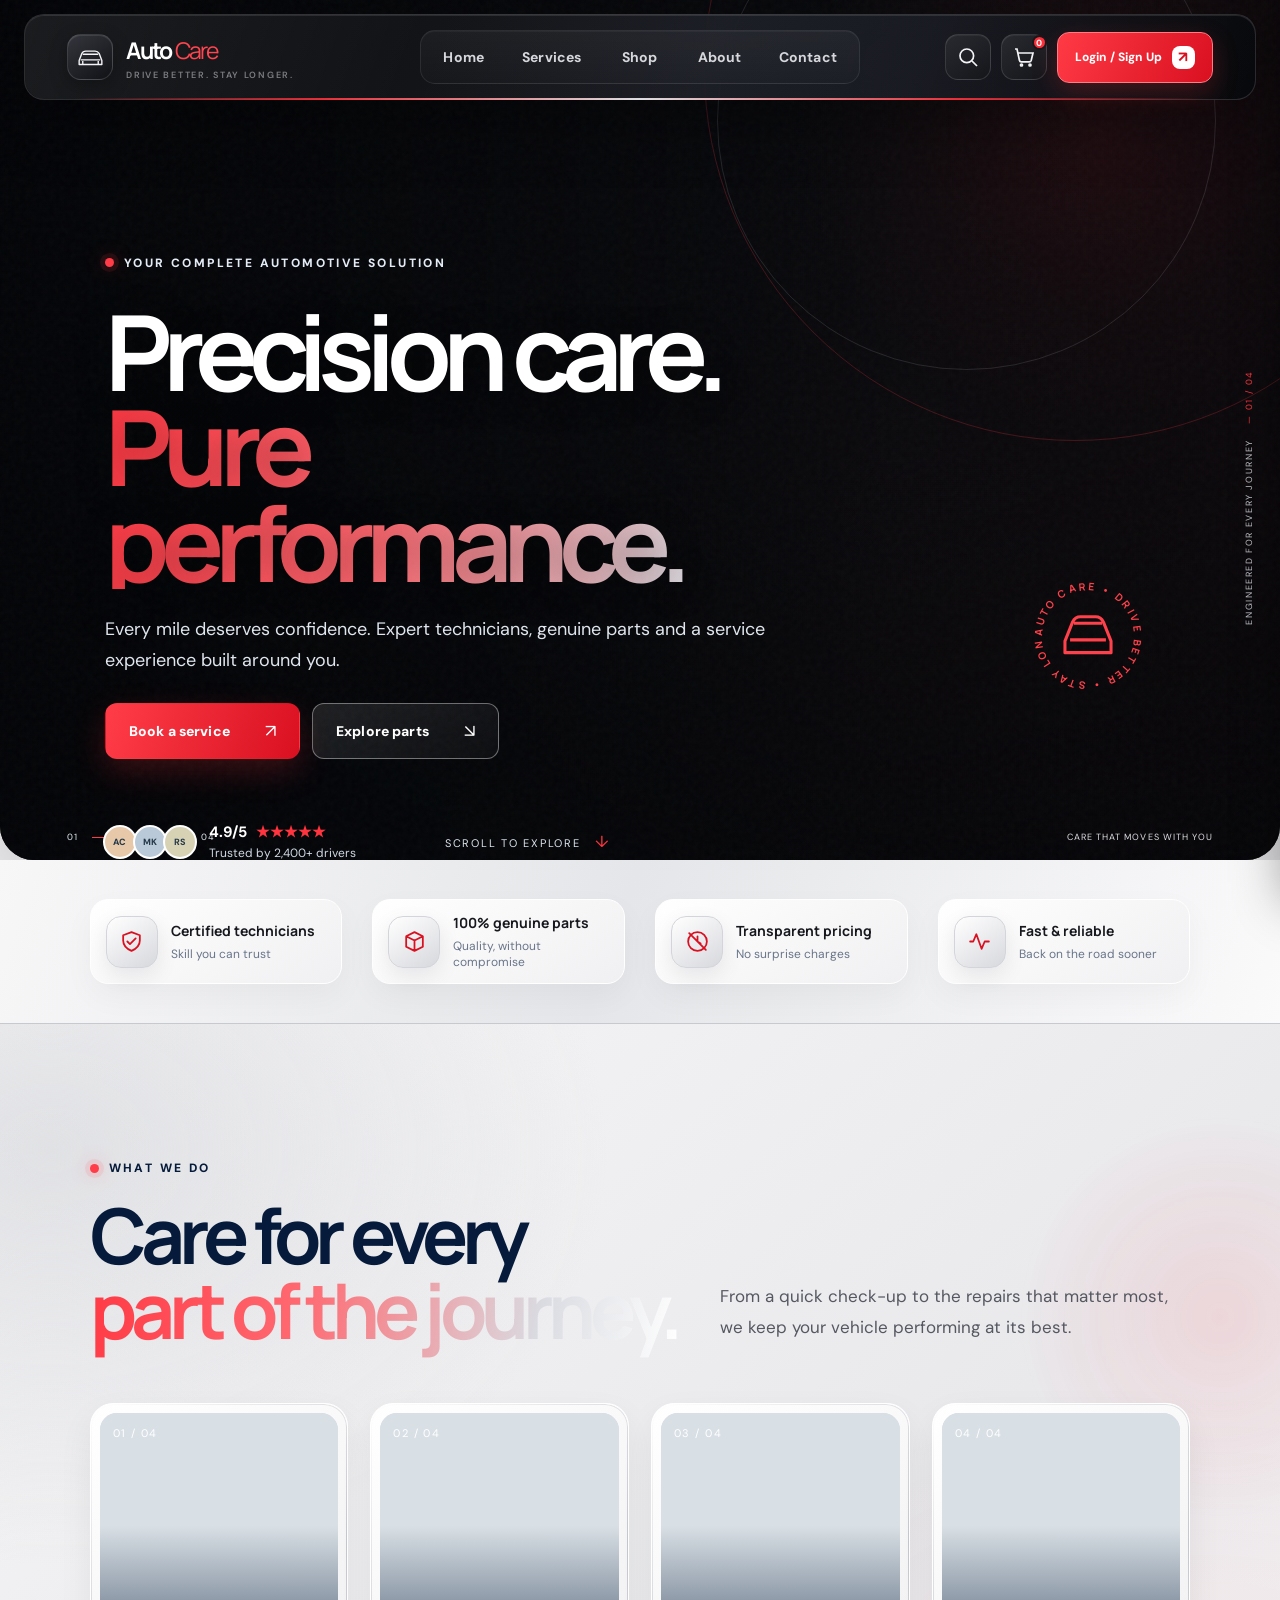
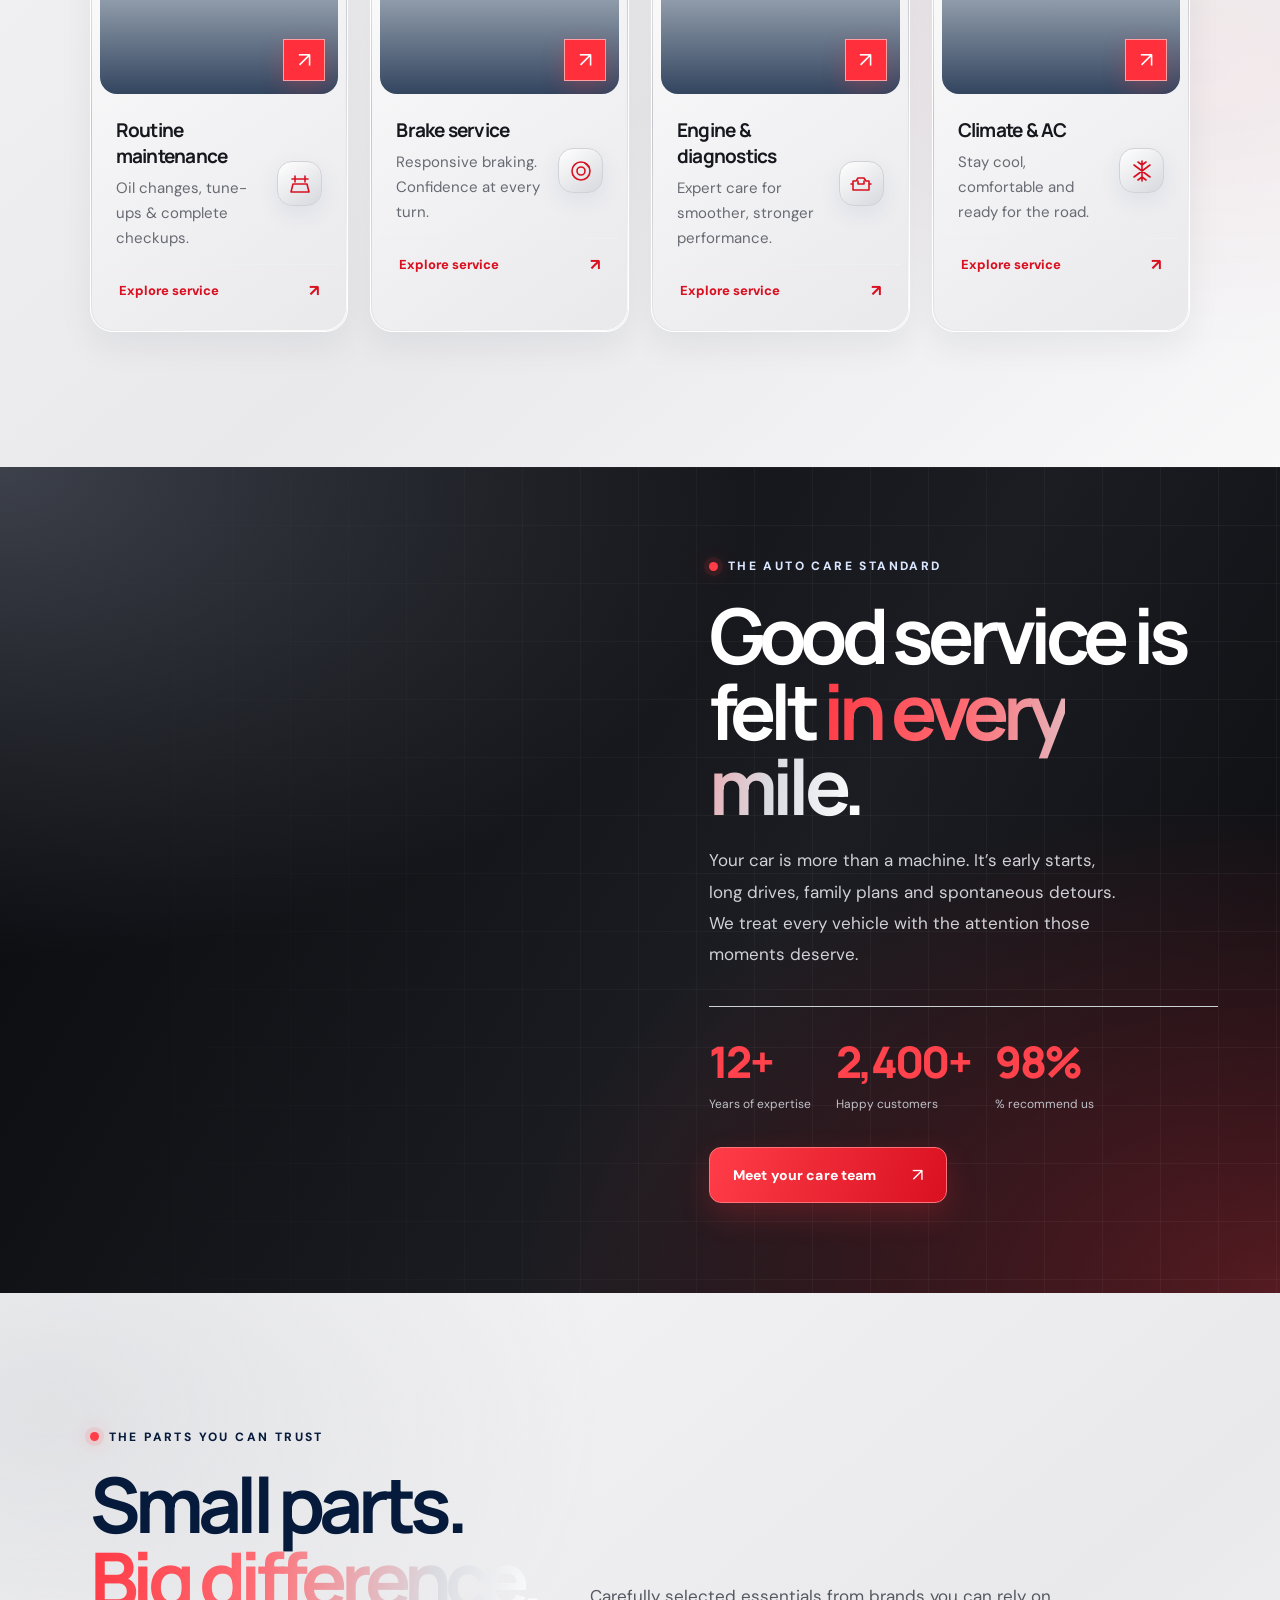
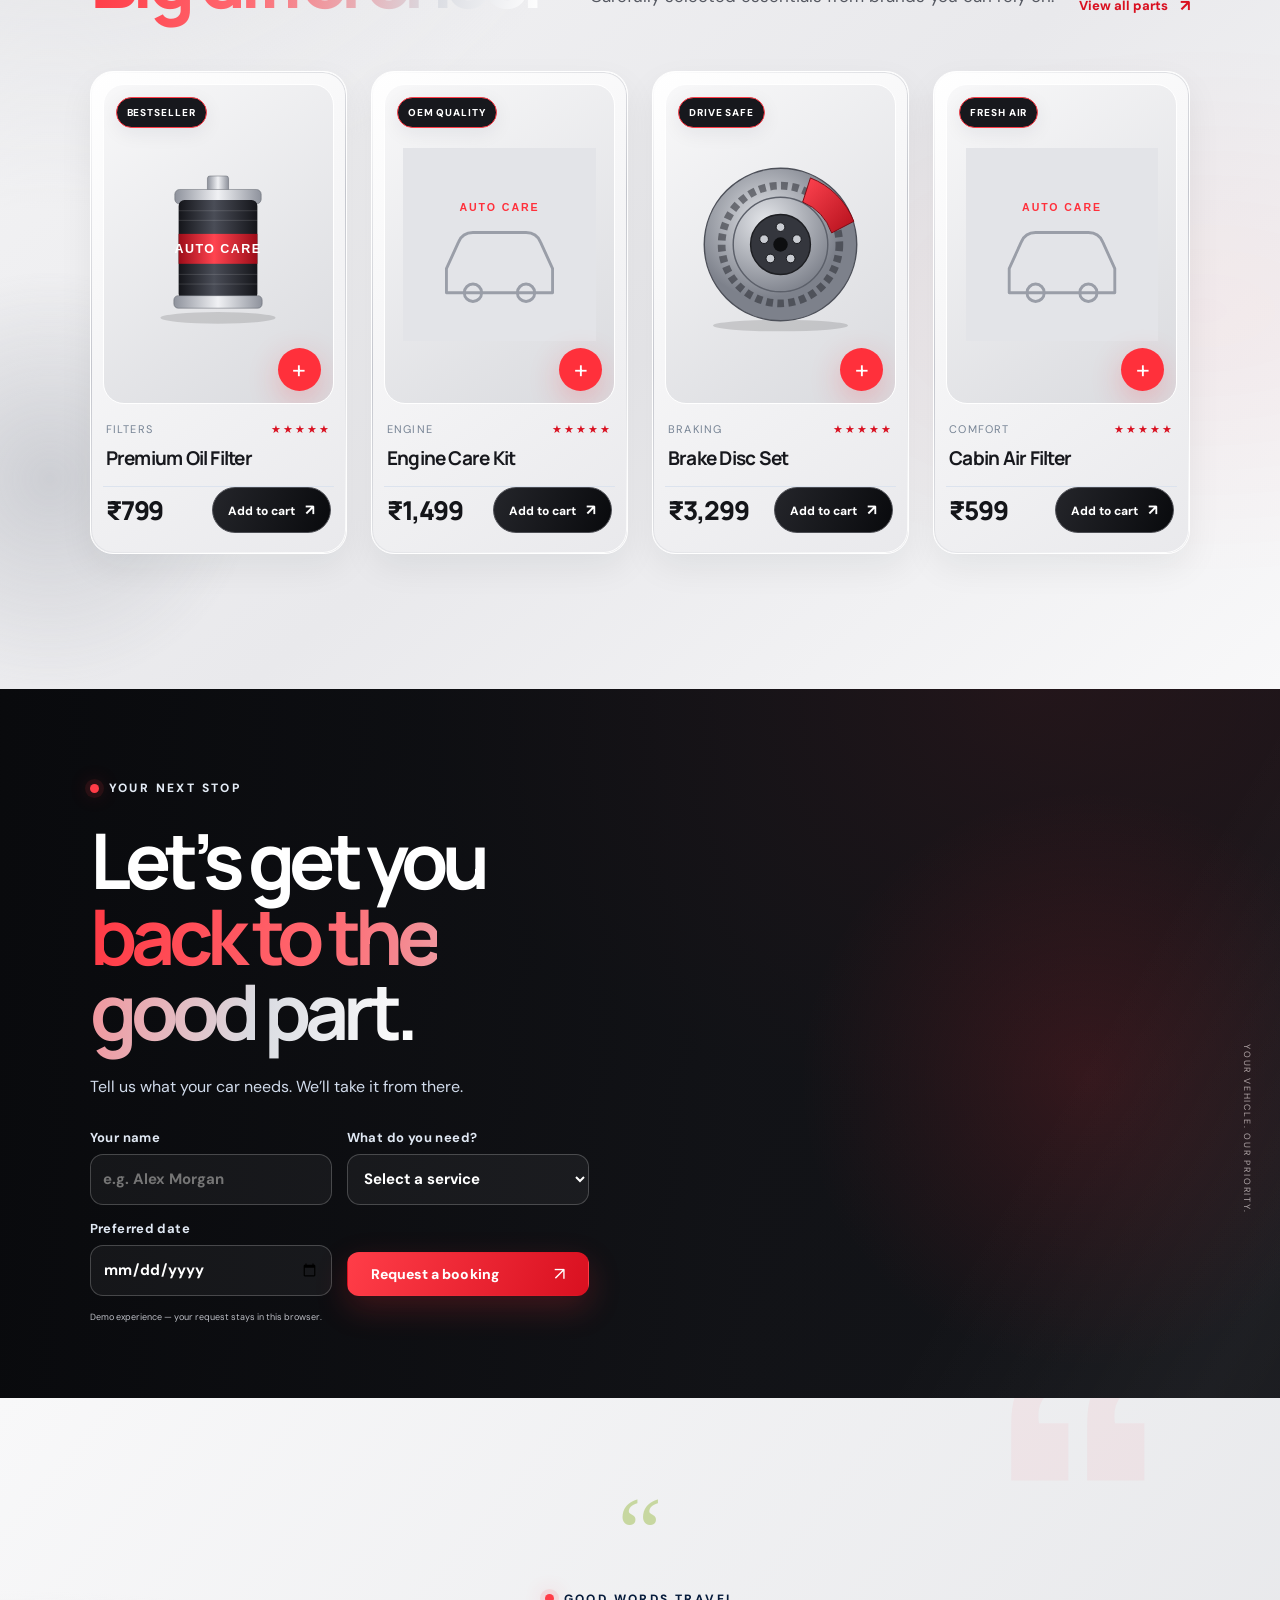
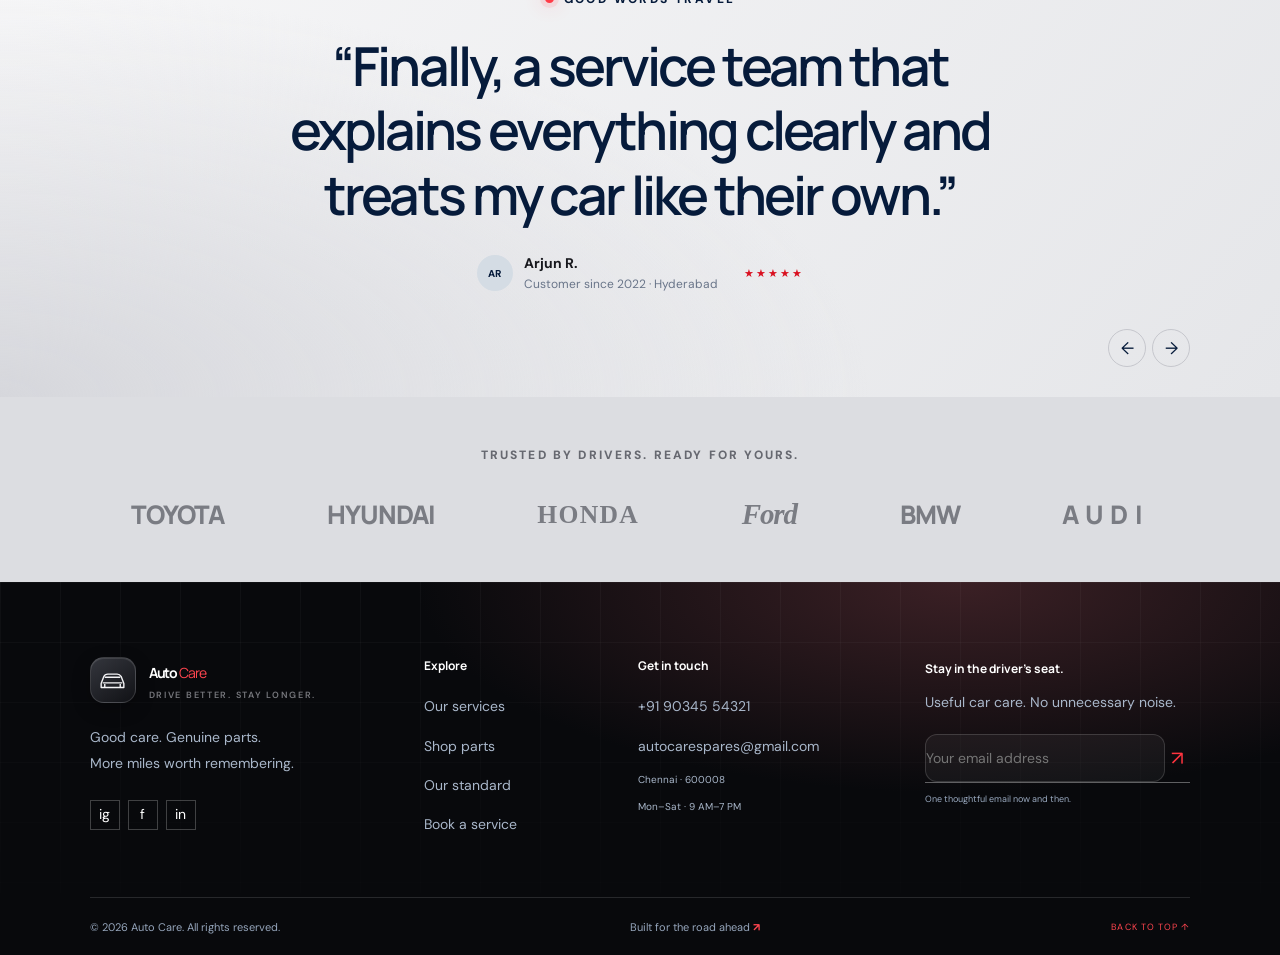
<file: index.html>
<!doctype html>
<html lang="en">
  <head>
    <meta charset="UTF-8" />
    <meta name="viewport" content="width=device-width, initial-scale=1.0" />
    <meta name="theme-color" content="#06285a" />
    <meta
      name="description"
      content="Auto Care — expert vehicle servicing, genuine automotive parts and care that keeps you moving."
    />
    <title>Auto Care — Drive Better. Stay Longer.</title>
    <link rel="preconnect" href="https://fonts.googleapis.com" />
    <link rel="preconnect" href="https://fonts.gstatic.com" crossorigin />
    <link
      href="https://fonts.googleapis.com/css2?family=DM+Sans:wght@400;500;600;700&family=Manrope:wght@400;500;600;700;800&display=swap"
      rel="stylesheet"
    />
    <link rel="stylesheet" href="styles.css" />
  </head>
  <body>
    <div class="loader" aria-hidden="true">
      <div class="ld-grid"></div>
      <div class="ld-scan"></div>
      <i class="ld-c tl"></i><i class="ld-c tr"></i><i class="ld-c bl"></i
      ><i class="ld-c br"></i>
      <div class="ld-hud">
        <div class="ld-ring">
          <svg viewBox="0 0 120 120">
            <g class="ticks"></g>
            <circle class="r0" cx="60" cy="60" r="52" />
            <circle class="r1" cx="60" cy="60" r="52" pathLength="100" />
          </svg>
          <div class="ld-pct"><b>0</b><i>%</i></div>
        </div>
        <div class="loader-mark">
          <svg viewBox="0 0 64 40">
            <path d="M10 26 15 13q2-5 8-5h18q5 0 8 5l5 13v8H10z" />
            <path d="M17 14h30M13 25h38M17 34v-7m30 7v-7" /></svg
          ><span>AUTO CARE</span>
        </div>
        <div class="ld-status">INITIALIZING SYSTEMS</div>
        <div class="ld-bar"><i></i></div>
        <div class="ld-meta">
          <span>V.2026</span><span>REDLINE EDITION</span>
        </div>
      </div>
    </div>
    <div class="scroll-progress"><i></i></div>
    <header class="site-header" id="top">
      <a class="brand" href="#home" aria-label="Auto Care home"
        ><span class="brand-icon"
          ><svg viewBox="0 0 64 40">
            <path d="M10 26 15 13q2-5 8-5h18q5 0 8 5l5 13v8H10z" />
            <path d="M17 14h30M13 25h38M17 34v-7m30 7v-7" /></svg></span
        ><span
          >Auto <b>Care</b><small>DRIVE BETTER. STAY LONGER.</small></span
        ></a
      >
      <nav class="desktop-nav" aria-label="Main navigation">
        <a href="#home">Home</a>
        <a href="#services">Services</a>
        <a href="#shop">Shop</a>
        <a href="#about">About</a>
        <a href="#contact">Contact</a>
      </nav>
      <div class="header-actions">
        <button class="icon-button search-trigger" aria-label="Search">
          <svg viewBox="0 0 24 24">
            <circle cx="10.8" cy="10.8" r="6.8" />
            <path d="m16 16 5 5" />
          </svg></button
        ><button class="icon-button cart-trigger" aria-label="Shopping cart">
          <svg viewBox="0 0 24 24">
            <path
              d="M3 4h2l2.4 11.2a2 2 0 0 0 2 1.6h7.9a2 2 0 0 0 1.9-1.4L21 8H6"
            />
            <circle cx="9.5" cy="20" r="1" />
            <circle cx="18" cy="20" r="1" /></svg
          ><span class="cart-count">0</span></button
        ><span class="user-greeting" hidden></span
        ><button class="login-button" data-open="login">
          Login / Sign Up <span>↗</span></button
        ><button class="login-button logout-button" type="button" hidden>
          Logout <span>↗</span></button
        ><button class="menu-toggle" aria-label="Open navigation">
          <i></i><i></i>
        </button>
      </div>
    </header>
    <main>
      <section class="hero" id="home">
        <div class="hero-image"></div>
        <div class="hero-grain"></div>
        <div class="hero-orbit orbit-one"></div>
        <div class="hero-orbit orbit-two"></div>
        <div class="hero-content">
          <div class="eyebrow light reveal">
            <span class="eyebrow-dot"></span> YOUR COMPLETE AUTOMOTIVE SOLUTION
          </div>
          <h1 class="reveal">
            Precision care.<br /><em>Pure performance.</em>
          </h1>
          <p class="hero-copy reveal">
            Every mile deserves confidence. Expert technicians, genuine parts
            and a service experience built around you.
          </p>
          <div class="hero-buttons reveal">
            <a class="button button-lime" href="#booking"
              >Book a service <span>↗</span></a
            ><a class="button button-glass" href="#shop"
              >Explore parts <span>↘</span></a
            >
          </div>
          <div class="hero-foot reveal">
            <div class="avatar-stack">
              <span>AC</span><span>MK</span><span>RS</span>
            </div>
            <div>
              <strong>4.9/5 <span class="stars">★★★★★</span></strong
              ><small>Trusted by 2,400+ drivers</small>
            </div>
            <div class="hero-scroll">SCROLL TO EXPLORE <span>↓</span></div>
          </div>
        </div>
        <div class="hero-side-label">
          ENGINEERED FOR EVERY JOURNEY <span>— 01 / 04</span>
        </div>
        <div class="hero-stamp">
          <svg viewBox="0 0 100 100">
            <defs>
              <path
                id="circlePath"
                d="M50,50 m-36,0 a36,36 0 1,1 72,0 a36,36 0 1,1 -72,0"
              />
            </defs>
            <text>
              <textPath href="#circlePath">
                AUTO CARE • DRIVE BETTER • STAY LONGER •
              </textPath>
            </text>
            <path
              d="M32 54 38 39q2-4 6-4h12q4 0 6 4l6 15v9H32zM39 40h22M36 53h28"
              fill="none"
              stroke="currentColor"
              stroke-width="2.4"
              stroke-linejoin="round"
            />
          </svg>
        </div>
        <div class="hero-bottomline">
          <span>01</span><i><b></b></i><span>04</span
          ><span class="hero-bottom-caption">CARE THAT MOVES WITH YOU</span>
        </div>
      </section>
      <section class="trust-strip">
        <div class="trust-item">
          <span class="trust-icon"
            ><svg viewBox="0 0 24 24">
              <path d="M12 3 20 6v5c0 5-3.5 8-8 10-4.5-2-8-5-8-10V6z" />
              <path d="m8 12 2.5 2.5L16 9" /></svg
          ></span>
          <div>
            <b>Certified technicians</b><small>Skill you can trust</small>
          </div>
        </div>
        <div class="trust-item">
          <span class="trust-icon"
            ><svg viewBox="0 0 24 24">
              <path d="m4 7 8-4 8 4-8 4zM4 7v10l8 4 8-4V7M12 11v10" /></svg
          ></span>
          <div>
            <b>100% genuine parts</b><small>Quality, without compromise</small>
          </div>
        </div>
        <div class="trust-item">
          <span class="trust-icon"
            ><svg viewBox="0 0 24 24">
              <circle cx="12" cy="12" r="9" />
              <path d="M12 7v5l3 2M4 4l16 16" /></svg
          ></span>
          <div>
            <b>Transparent pricing</b><small>No surprise charges</small>
          </div>
        </div>
        <div class="trust-item">
          <span class="trust-icon"
            ><svg viewBox="0 0 24 24"><path d="M3 12h3l3-7 5 14 3-7h4" /></svg
          ></span>
          <div>
            <b>Fast & reliable</b><small>Back on the road sooner</small>
          </div>
        </div>
      </section>
      <section class="services section-pad" id="services">
        <div class="section-top">
          <div>
            <div class="eyebrow reveal">
              <span class="eyebrow-dot"></span> WHAT WE DO
            </div>
            <h2 class="reveal">
              Care for every<br /><em>part of the journey.</em>
            </h2>
          </div>
          <p class="section-intro reveal">
            From a quick check-up to the repairs that matter most, we keep your
            vehicle performing at its best.
          </p>
        </div>
        <div class="service-grid">
          <article
            class="service-card reveal"
            data-service="Routine Maintenance"
          >
            <div class="service-photo photo-maintenance">
              <span class="service-number">01 / 04</span
              ><span class="service-arrow">↗</span>
            </div>
            <div class="service-body">
              <div>
                <h3>Routine maintenance</h3>
                <p>Oil changes, tune-ups & complete checkups.</p>
              </div>
              <span class="line-icon"
                ><svg viewBox="0 0 24 24">
                  <path d="M4 7h16M7 4v6m10-6v6M5 12h14l2 8H3z" /></svg
              ></span>
            </div>
            <button class="text-link service-book">
              Explore service <span>↗</span>
            </button>
          </article>
          <article class="service-card reveal" data-service="Brake Service">
            <div class="service-photo photo-brakes">
              <span class="service-number">02 / 04</span
              ><span class="service-arrow">↗</span>
            </div>
            <div class="service-body">
              <div>
                <h3>Brake service</h3>
                <p>Responsive braking. Confidence at every turn.</p>
              </div>
              <span class="line-icon"
                ><svg viewBox="0 0 24 24">
                  <circle cx="12" cy="12" r="9" />
                  <circle cx="12" cy="12" r="4" />
                  <path d="m16 4 4 4" /></svg
              ></span>
            </div>
            <button class="text-link service-book">
              Explore service <span>↗</span>
            </button>
          </article>
          <article class="service-card reveal" data-service="Engine Repair">
            <div class="service-photo photo-engine">
              <span class="service-number">03 / 04</span
              ><span class="service-arrow">↗</span>
            </div>
            <div class="service-body">
              <div>
                <h3>Engine & diagnostics</h3>
                <p>Expert care for smoother, stronger performance.</p>
              </div>
              <span class="line-icon"
                ><svg viewBox="0 0 24 24">
                  <path
                    d="M4 9h3l2-3h6l2 3h3v9H4zM2 12H4m16 0h2M9 9v3h6V9"
                  /></svg
              ></span>
            </div>
            <button class="text-link service-book">
              Explore service <span>↗</span>
            </button>
          </article>
          <article class="service-card reveal" data-service="AC Service">
            <div class="service-photo photo-ac">
              <span class="service-number">04 / 04</span
              ><span class="service-arrow">↗</span>
            </div>
            <div class="service-body">
              <div>
                <h3>Climate & AC</h3>
                <p>Stay cool, comfortable and ready for the road.</p>
              </div>
              <span class="line-icon"
                ><svg viewBox="0 0 24 24">
                  <path
                    d="M12 2v20M4 6l16 12M20 6 4 18M8 3l4 3 4-3M8 21l4-3 4 3"
                  /></svg
              ></span>
            </div>
            <button class="text-link service-book">
              Explore service <span>↗</span>
            </button>
          </article>
        </div>
      </section>
      <section class="feature" id="about">
        <div class="feature-visual reveal">
          <img
            src="https://images.unsplash.com/photo-1486262715619-67b85e0b08d3?auto=format&fit=crop&w=1400&q=85"
            alt="Technician carefully servicing a vehicle"
            loading="lazy"
            onerror="
              this.onerror = null;
              this.src = 'assets/placeholder.svg';
            "
          />
          <div class="feature-image-tag">
            <span class="pulse-dot"></span> DETAIL IS EVERYTHING
          </div>
          <div class="feature-number">AC<span>.</span>01</div>
        </div>
        <div class="feature-copy">
          <div class="eyebrow reveal">
            <span class="eyebrow-dot"></span> THE AUTO CARE STANDARD
          </div>
          <h2 class="reveal">
            Good service is<br />felt <em>in every mile.</em>
          </h2>
          <p class="reveal">
            Your car is more than a machine. It’s early starts, long drives,
            family plans and spontaneous detours. We treat every vehicle with
            the attention those moments deserve.
          </p>
          <div class="feature-stats reveal">
            <div>
              <strong data-count="12">0</strong><span>Years of expertise</span>
            </div>
            <div>
              <strong data-count="2400">0</strong><span>Happy customers</span>
            </div>
            <div>
              <strong data-count="98">0</strong><span>% recommend us</span>
            </div>
          </div>
          <a class="button button-navy reveal" href="#contact"
            >Meet your care team <span>↗</span></a
          >
        </div>
      </section>
      <section class="shop-section section-pad" id="shop">
        <div class="section-top">
          <div>
            <div class="eyebrow reveal">
              <span class="eyebrow-dot"></span> THE PARTS YOU CAN TRUST
            </div>
            <h2 class="reveal">Small parts.<br /><em>Big difference.</em></h2>
          </div>
          <div class="shop-top-right reveal">
            <p>Carefully selected essentials from brands you can rely on.</p>
            <a href="#shop-grid" class="text-link"
              >View all parts <span>↗</span></a
            >
          </div>
        </div>
        <div class="product-grid" id="shop-grid">
          <article class="product-card reveal">
            <div class="product-image">
              <span class="product-tag">BESTSELLER</span
              ><img
                src="assets/oil-filter.svg"
                alt="Automotive oil filter"
                loading="lazy"
                onerror="
                  this.onerror = null;
                  this.src = 'assets/placeholder.svg';
                "
              /><button
                class="quick-add"
                data-product="Premium Oil Filter"
                data-price="799"
                aria-label="Add Premium Oil Filter to cart"
              >
                +
              </button>
            </div>
            <div class="product-meta">
              <span>FILTERS</span><span>★★★★★</span>
            </div>
            <h3>Premium Oil Filter</h3>
            <div class="product-bottom">
              <strong>₹799</strong
              ><button
                class="add-cart"
                data-product="Premium Oil Filter"
                data-price="799"
              >
                Add to cart <span>↗</span>
              </button>
            </div>
          </article>
          <article class="product-card reveal">
            <div class="product-image">
              <span class="product-tag">OEM QUALITY</span
              ><img
                src="https://images.unsplash.com/photo-1486262715619-67b85e0b08d3?auto=format&fit=crop&w=700&q=80"
                alt="Automotive replacement components"
                loading="lazy"
                onerror="
                  this.onerror = null;
                  this.src = 'assets/placeholder.svg';
                "
              /><button
                class="quick-add"
                data-product="Engine Care Kit"
                data-price="1499"
                aria-label="Add Engine Care Kit to cart"
              >
                +
              </button>
            </div>
            <div class="product-meta">
              <span>ENGINE</span><span>★★★★★</span>
            </div>
            <h3>Engine Care Kit</h3>
            <div class="product-bottom">
              <strong>₹1,499</strong
              ><button
                class="add-cart"
                data-product="Engine Care Kit"
                data-price="1499"
              >
                Add to cart <span>↗</span>
              </button>
            </div>
          </article>
          <article class="product-card reveal">
            <div class="product-image">
              <span class="product-tag">DRIVE SAFE</span
              ><img
                src="assets/brake-disc.svg"
                alt="Automotive brake disc"
                loading="lazy"
                onerror="
                  this.onerror = null;
                  this.src = 'assets/placeholder.svg';
                "
              /><button
                class="quick-add"
                data-product="Brake Disc Set"
                data-price="3299"
                aria-label="Add Brake Disc Set to cart"
              >
                +
              </button>
            </div>
            <div class="product-meta">
              <span>BRAKING</span><span>★★★★★</span>
            </div>
            <h3>Brake Disc Set</h3>
            <div class="product-bottom">
              <strong>₹3,299</strong
              ><button
                class="add-cart"
                data-product="Brake Disc Set"
                data-price="3299"
              >
                Add to cart <span>↗</span>
              </button>
            </div>
          </article>
          <article class="product-card reveal">
            <div class="product-image">
              <span class="product-tag">FRESH AIR</span
              ><img
                src="https://images.unsplash.com/photo-1599256872237-5dcc0fbe9668?auto=format&fit=crop&w=700&q=80"
                alt="Car air conditioning and cabin component"
                loading="lazy"
                onerror="
                  this.onerror = null;
                  this.src = 'assets/placeholder.svg';
                "
              /><button
                class="quick-add"
                data-product="Cabin Air Filter"
                data-price="599"
                aria-label="Add Cabin Air Filter to cart"
              >
                +
              </button>
            </div>
            <div class="product-meta">
              <span>COMFORT</span><span>★★★★★</span>
            </div>
            <h3>Cabin Air Filter</h3>
            <div class="product-bottom">
              <strong>₹599</strong
              ><button
                class="add-cart"
                data-product="Cabin Air Filter"
                data-price="599"
              >
                Add to cart <span>↗</span>
              </button>
            </div>
          </article>
        </div>
      </section>
      <section class="booking" id="booking">
        <div class="booking-image"></div>
        <div class="booking-content">
          <div class="eyebrow light reveal">
            <span class="eyebrow-dot"></span> YOUR NEXT STOP
          </div>
          <h2 class="reveal">
            Let’s get you<br /><em>back to the good part.</em>
          </h2>
          <p class="reveal">
            Tell us what your car needs. We’ll take it from there.
          </p>
          <form id="booking-form" class="booking-form reveal">
            <label
              >Your name<input
                required
                name="name"
                placeholder="e.g. Alex Morgan"
                autocomplete="name" /></label
            ><label
              >What do you need?<select name="service" required>
                <option value="">Select a service</option>
                <option>Routine Maintenance</option>
                <option>Brake Service</option>
                <option>Engine Repair</option>
                <option>AC Service</option>
                <option>General Inspection</option>
              </select></label
            ><label
              >Preferred date<input
                required
                type="date"
                name="date"
                id="booking-date" /></label
            ><button class="button button-lime" type="submit">
              Request a booking <span>↗</span></button
            ><small
              >Demo experience — your request stays in this browser.</small
            >
          </form>
        </div>
        <div class="booking-side">YOUR VEHICLE. OUR PRIORITY.</div>
      </section>
      <section class="quote-section">
        <div class="quote-mark">“</div>
        <p class="eyebrow">
          <span class="eyebrow-dot"></span> GOOD WORDS TRAVEL
        </p>
        <blockquote>
          “Finally, a service team that explains everything clearly and treats
          my car like their own.”
        </blockquote>
        <div class="quote-author">
          <span class="author-avatar">AR</span>
          <div>
            <b>Arjun R.</b><small>Customer since 2022 · Hyderabad</small>
          </div>
          <span class="quote-stars">★★★★★</span>
        </div>
        <div class="quote-controls">
          <button class="quote-prev" aria-label="Previous review">←</button
          ><button class="quote-next" aria-label="Next review">→</button>
        </div>
      </section>
      <section class="brand-strip">
        <p>TRUSTED BY DRIVERS. READY FOR YOURS.</p>
        <div class="brand-words">
          <span>TOYOTA</span><span>HYUNDAI</span
          ><span class="brand-serif">HONDA</span
          ><span class="brand-italic">Ford</span><span>BMW</span
          ><span class="brand-spaced">AUDI</span>
        </div>
      </section>
    </main>
    <footer id="contact">
      <div class="footer-main">
        <div class="footer-brand">
          <a class="brand brand-footer" href="#home"
            ><span class="brand-icon"
              ><svg viewBox="0 0 64 40">
                <path d="M10 26 15 13q2-5 8-5h18q5 0 8 5l5 13v8H10z" />
                <path d="M17 14h30M13 25h38M17 34v-7m30 7v-7" /></svg></span
            ><span
              >Auto <b>Care</b><small>DRIVE BETTER. STAY LONGER.</small></span
            ></a
          >
          <p>Good care. Genuine parts.<br />More miles worth remembering.</p>
          <div class="socials">
            <a
              href="https://www.instagram.com/"
              target="_blank"
              rel="noopener noreferrer"
              aria-label="Instagram"
              >ig</a
            ><a
              href="https://www.facebook.com/"
              target="_blank"
              rel="noopener noreferrer"
              aria-label="Facebook"
              >f</a
            ><a
              href="https://www.linkedin.com/"
              target="_blank"
              rel="noopener noreferrer"
              aria-label="LinkedIn"
              >in</a
            >
          </div>
        </div>
        <div class="footer-links">
          <b>Explore</b><a href="#services">Our services</a
          ><a href="#shop">Shop parts</a><a href="#about">Our standard</a
          ><a href="#booking">Book a service</a>
        </div>
        <div class="footer-links">
          <b>Get in touch</b><a href="tel:+919034554321">+91 90345 54321</a
          ><a href="mailto:autocarespares@gmail.com">autocarespares@gmail.com</a
          ><span>Chennai · 600008</span><span>Mon–Sat · 9 AM–7 PM</span>
        </div>
        <div class="footer-newsletter">
          <b>Stay in the driver’s seat.</b>
          <p>Useful car care. No unnecessary noise.</p>
          <form id="newsletter-form">
            <input
              type="email"
              required
              placeholder="Your email address"
              aria-label="Your email address"
            /><button aria-label="Subscribe">↗</button>
          </form>
          <small id="newsletter-message"
            >One thoughtful email now and then.</small
          >
        </div>
      </div>
      <div class="footer-bottom">
        <span>© 2026 Auto Care. All rights reserved.</span
        ><span>Built for the road ahead <b>↗</b></span
        ><a href="#top">BACK TO TOP ↑</a>
      </div>
    </footer>
    <button
      class="to-top"
      type="button"
      aria-label="Back to top"
      title="Back to top"
    >
      ↑
    </button>
    <div class="mobile-nav" aria-hidden="true">
      <button class="mobile-close" aria-label="Close menu">×</button
      ><span class="eyebrow light">NAVIGATE</span
      ><a href="#home">Home <span>01</span></a
      ><a href="#services">Services <span>02</span></a
      ><a href="#shop">Shop <span>03</span></a
      ><a href="#about">About <span>04</span></a
      ><a href="#contact">Contact <span>05</span></a>
      <p>Drive better. Stay longer.</p>
    </div>
    <div class="nav-scrim"></div>
    <div class="search-panel">
      <button class="panel-close search-close" aria-label="Close search">
        ×
      </button>
      <div class="eyebrow">
        <span class="eyebrow-dot"></span> FIND WHAT YOU NEED
      </div>
      <form id="search-form">
        <input
          id="search-input"
          placeholder="Search services or parts…"
          aria-label="Search services or parts"
        /><button>SEARCH ↗</button>
      </form>
      <div class="search-suggestions">
        <span>Popular:</span><a href="#services">Engine repair</a
        ><a href="#shop">Oil filter</a><a href="#booking">Book service</a>
      </div>
    </div>
    <div class="panel-scrim"></div>
    <aside class="cart-drawer">
      <button class="panel-close cart-close" aria-label="Close cart">×</button>
      <div class="eyebrow">
        <span class="eyebrow-dot"></span> YOUR SELECTION
      </div>
      <h2>Your cart<span class="cart-count-inline">(0)</span></h2>
      <div class="cart-items">
        <p class="empty-cart">
          Your cart is taking a pit stop.<br /><small
            >Add a part and it’ll show up here.</small
          >
        </p>
      </div>
      <div class="cart-summary">
        <div><span>Subtotal</span><strong class="cart-total">₹0</strong></div>
        <button class="button button-navy checkout-button">
          Continue to checkout <span>↗</span></button
        ><small>Demo cart — no payment will be processed.</small>
      </div>
    </aside>
    <div class="toast" role="status"></div>
    <div class="modal-backdrop">
      <section
        class="auth-modal"
        role="dialog"
        aria-modal="true"
        aria-labelledby="auth-title"
      >
        <button class="panel-close auth-close" aria-label="Close sign in">
          ×
        </button>
        <div class="auth-image">
          <div class="brand brand-footer">
            <span class="brand-icon"
              ><svg viewBox="0 0 64 40">
                <path d="M10 26 15 13q2-5 8-5h18q5 0 8 5l5 13v8H10z" />
                <path d="M17 14h30M13 25h38M17 34v-7m30 7v-7" /></svg></span
            ><span
              >Auto <b>Care</b><small>DRIVE BETTER. STAY LONGER.</small></span
            >
          </div>
          <h3>Every journey<br />starts with <em>care.</em></h3>
          <p>Manage your vehicle, book services and find the right parts.</p>
        </div>
        <div class="auth-form">
          <p class="eyebrow"><span class="eyebrow-dot"></span> WELCOME BACK</p>
          <h2 id="auth-title">Sign in.</h2>
          <p>Enter your details to continue.</p>
          <form id="auth-form">
            <label class="auth-name-field" hidden
              >Full name<input
                name="name"
                type="text"
                autocomplete="name"
                placeholder="Your name" /></label
            ><label
              >Email address<input
                name="email"
                required
                type="email"
                autocomplete="email"
                placeholder="you@example.com" /></label
            ><label
              >Password<input
                name="password"
                required
                type="password"
                autocomplete="current-password"
                placeholder="Enter your password"
            /></label>
            <div class="auth-options">
              <label class="check-label"
                ><input type="checkbox" /> Remember me</label
              ><button type="button" class="text-link forgot-button">
                Forgot password?
              </button>
            </div>
            <button class="button button-navy auth-submit">
              Sign in <span>↗</span>
            </button>
          </form>
          <div class="auth-switch">
            New to Auto Care?
            <button class="signup-switch">Create account</button>
          </div>
        </div>
      </section>
    </div>
    <script src="script.js"></script>
  </body>
</html>
</file>
<file: styles.css>
:root {
  --navy: #06285a;
  --navy2: #0a3670;
  --ink: #101a2a;
  --muted: #697589;
  --lime: #d6ff4f;
  --paper: #f5f6f4;
  --line: #dfe3e7;
  --white: #fff;
  --radius: 4px;
  --ease: cubic-bezier(0.2, 0.75, 0.25, 1);
}
* {
  box-sizing: border-box;
}
html {
  scroll-behavior: smooth;
  scroll-padding-top: 90px;
}
body {
  margin: 0;
  background: var(--paper);
  color: var(--ink);
  font-family: "DM Sans", sans-serif;
  -webkit-font-smoothing: antialiased;
}
body.locked {
  overflow: hidden;
}
a {
  color: inherit;
  text-decoration: none;
}
button,
input,
select {
  font: inherit;
}
button {
  cursor: pointer;
}
img {
  display: block;
  max-width: 100%;
}
::selection {
  background: var(--lime);
  color: var(--navy);
}
.loader {
  position: fixed;
  inset: 0;
  z-index: 1000;
  background: var(--navy);
  display: grid;
  place-content: center;
  justify-items: center;
  color: #fff;
  transition:
    transform 0.9s var(--ease),
    visibility 0.9s;
}
.loader.done {
  transform: translateY(-100%);
  visibility: hidden;
}
.loader-mark {
  display: flex;
  align-items: center;
  gap: 13px;
  font: 800 13px Manrope;
  letter-spacing: 0.17em;
}
.loader-mark svg {
  width: 46px;
  stroke: var(--lime);
  fill: none;
  stroke-width: 2.5;
  stroke-linejoin: round;
}
.loader-track {
  width: 170px;
  height: 2px;
  background: #ffffff25;
  margin-top: 34px;
  overflow: hidden;
}
.loader-track i {
  display: block;
  width: 100%;
  height: 100%;
  background: var(--lime);
  transform: translateX(-100%);
  animation: loadline 1.2s ease forwards;
}
@keyframes loadline {
  to {
    transform: translateX(0);
  }
}
.scroll-progress {
  position: fixed;
  z-index: 99;
  top: 0;
  left: 0;
  width: 100%;
  height: 2px;
  pointer-events: none;
}
.scroll-progress i {
  display: block;
  width: 0;
  height: 100%;
  background: var(--lime);
}
.site-header {
  height: 82px;
  position: sticky;
  top: 0;
  z-index: 80;
  background: rgba(6, 40, 90, 0.97);
  color: #fff;
  display: flex;
  align-items: center;
  justify-content: space-between;
  padding: 0 5.2%;
  backdrop-filter: blur(16px);
  box-shadow: 0 8px 24px #061a3a13;
}
.brand {
  display: flex;
  align-items: center;
  gap: 12px;
  font: 700 21px Manrope;
  letter-spacing: -0.06em;
  white-space: nowrap;
}
.brand b {
  font-weight: 400;
}
.brand small {
  display: block;
  font: 600 8px "DM Sans";
  letter-spacing: 0.18em;
  opacity: 0.64;
  margin-top: 3px;
}
.brand-icon svg {
  width: 38px;
  fill: none;
  stroke: currentColor;
  stroke-width: 2.7;
  stroke-linejoin: round;
}
.desktop-nav {
  display: flex;
  align-items: center;
  gap: clamp(24px, 3.1vw, 52px);
  height: 100%;
}
.desktop-nav a {
  height: 100%;
  display: flex;
  align-items: center;
  position: relative;
  font-weight: 600;
  font-size: 14px;
  color: #d9e3f2;
  transition: color 0.25s;
}
.desktop-nav a:after {
  content: "";
  position: absolute;
  bottom: 0;
  left: 0;
  width: 100%;
  height: 3px;
  background: var(--lime);
  transform: scaleX(0);
  transform-origin: right;
  transition: transform 0.35s var(--ease);
}
.desktop-nav a:hover,
.desktop-nav a.active {
  color: #fff;
}
.desktop-nav a:hover:after,
.desktop-nav a.active:after {
  transform: scaleX(1);
  transform-origin: left;
}
.header-actions {
  display: flex;
  align-items: center;
  gap: 18px;
}
.icon-button,
.menu-toggle {
  border: 0;
  background: none;
  color: #fff;
  padding: 7px;
  position: relative;
}
.icon-button svg {
  width: 21px;
  height: 21px;
  stroke: currentColor;
  fill: none;
  stroke-width: 1.7;
}
.cart-count {
  position: absolute;
  top: 0;
  right: -1px;
  background: var(--lime);
  color: var(--navy);
  font-size: 9px;
  font-weight: 800;
  min-width: 15px;
  height: 15px;
  border-radius: 50%;
  display: grid;
  place-items: center;
}
.login-button {
  border: 1px solid #ffffff55;
  background: #fff;
  color: var(--navy);
  padding: 13px 17px;
  font-weight: 700;
  font-size: 11px;
  transition:
    background 0.25s,
    color 0.25s;
}
.login-button span {
  margin-left: 9px;
  font-size: 15px;
}
.login-button:hover {
  background: var(--lime);
  border-color: var(--lime);
}
.menu-toggle {
  display: none;
}
.hero {
  min-height: min(770px, calc(100svh - 82px));
  height: 690px;
  max-height: 790px;
  background: #061b37;
  color: #fff;
  position: relative;
  overflow: hidden;
  isolation: isolate;
}
.hero-image {
  position: absolute;
  inset: 0;
  background-image:
    linear-gradient(
      90deg,
      rgba(3, 17, 36, 0.88) 0%,
      rgba(3, 17, 36, 0.72) 34%,
      rgba(3, 17, 36, 0.17) 70%,
      rgba(3, 17, 36, 0.12) 100%
    ),
    linear-gradient(0deg, rgba(3, 17, 36, 0.58), transparent 36%),
    url("https://images.unsplash.com/photo-1489824904134-891ab64532f1?auto=format&fit=crop&w=2400&q=90");
  background-position:
    center,
    center,
    center 57%;
  background-size: cover;
  transform: scale(1.06);
  animation: hero-zoom 2.2s var(--ease) forwards;
}
@keyframes hero-zoom {
  to {
    transform: scale(1);
  }
}
.hero-grain {
  position: absolute;
  inset: 0;
  opacity: 0.09;
  pointer-events: none;
  background-image: url("data:image/svg+xml,%3Csvg viewBox='0 0 180 180' xmlns='http://www.w3.org/2000/svg'%3E%3Cfilter id='n'%3E%3CfeTurbulence type='fractalNoise' baseFrequency='.85' numOctaves='4' stitchTiles='stitch'/%3E%3C/filter%3E%3Crect width='100%25' height='100%25' filter='url(%23n)' opacity='.35'/%3E%3C/svg%3E");
}
.hero-content {
  position: relative;
  z-index: 2;
  padding: clamp(70px, 9vw, 135px) 8.2% 45px;
  max-width: 850px;
}
.eyebrow {
  display: flex;
  align-items: center;
  gap: 10px;
  font-size: 10px;
  letter-spacing: 0.17em;
  font-weight: 800;
  color: var(--navy);
  text-transform: uppercase;
}
.eyebrow.light {
  color: #e3ebf5;
}
.eyebrow-dot {
  width: 7px;
  height: 7px;
  background: var(--lime);
  display: inline-block;
  border-radius: 50%;
  box-shadow: 0 0 0 4px #d6ff4f21;
}
.hero h1,
.feature h2,
.section-top h2,
.booking h2 {
  font: 700 clamp(47px, 6.3vw, 88px)/0.99 Manrope;
  letter-spacing: -0.075em;
  margin: 31px 0 25px;
}
.hero h1 em,
.feature h2 em,
.section-top h2 em,
.booking h2 em {
  font-style: normal;
  color: var(--lime);
}
.hero-copy {
  font-size: 15px;
  line-height: 1.8;
  max-width: 420px;
  color: #e0e6ee;
  margin: 0 0 28px;
}
.hero-buttons {
  display: flex;
  gap: 12px;
  flex-wrap: wrap;
}
.button {
  display: inline-flex;
  align-items: center;
  justify-content: space-between;
  gap: 27px;
  min-height: 49px;
  padding: 0 19px;
  border: 1px solid transparent;
  font-size: 12px;
  font-weight: 800;
  transition:
    transform 0.3s var(--ease),
    background 0.25s,
    color 0.25s;
  position: relative;
  overflow: hidden;
}
.button span {
  font-size: 18px;
  font-weight: 400;
  transition: transform 0.3s;
}
.button:hover {
  transform: translateY(-3px);
}
.button:hover span {
  transform: translate(3px, -2px);
}
.button-lime {
  background: var(--lime);
  color: var(--navy);
}
.button-lime:hover {
  background: #e6ff94;
}
.button-glass {
  border-color: #ffffff72;
  color: #fff;
  background: #ffffff0a;
  backdrop-filter: blur(10px);
}
.button-glass:hover {
  background: #fff;
  color: var(--navy);
}
.hero-foot {
  display: flex;
  align-items: center;
  gap: 12px;
  margin-top: clamp(44px, 7vh, 78px);
}
.avatar-stack {
  display: flex;
  padding-left: 2px;
}
.avatar-stack span {
  width: 28px;
  height: 28px;
  border: 2px solid #fff;
  background: #e7c9a9;
  color: #263a4b;
  display: grid;
  place-items: center;
  border-radius: 50%;
  font-size: 8px;
  font-weight: 800;
  margin-left: -4px;
}
.avatar-stack span:nth-child(2) {
  background: #b9c9d7;
}
.avatar-stack span:nth-child(3) {
  background: #d8d2b5;
}
.hero-foot strong {
  font-size: 11px;
  display: block;
}
.stars {
  color: var(--lime);
  letter-spacing: 1px;
  margin-left: 5px;
}
.hero-foot small {
  font-size: 10px;
  color: #d0d9e4;
  display: block;
  margin-top: 3px;
}
.hero-scroll {
  margin-left: clamp(25px, 6vw, 100px);
  font-size: 9px;
  letter-spacing: 0.16em;
  color: #dce4ee;
}
.hero-scroll span {
  font-size: 16px;
  margin-left: 10px;
  color: var(--lime);
}
.hero-side-label {
  position: absolute;
  right: 25px;
  top: 43%;
  writing-mode: vertical-rl;
  transform: rotate(180deg);
  font-size: 9px;
  letter-spacing: 0.18em;
  color: #ffffff9c;
}
.hero-side-label span {
  color: var(--lime);
  margin-top: 12px;
}
.hero-stamp {
  position: absolute;
  right: 10%;
  bottom: 18%;
  width: 110px;
  color: var(--lime);
  animation: spin 28s linear infinite;
}
.hero-stamp svg {
  width: 100%;
  overflow: visible;
}
.hero-stamp text {
  fill: currentColor;
  font: 700 8px Manrope;
  letter-spacing: 2px;
}
.hero-bottomline {
  position: absolute;
  bottom: 0;
  left: 0;
  right: 0;
  display: flex;
  align-items: center;
  gap: 14px;
  padding: 17px 5.2%;
  font-size: 9px;
  letter-spacing: 0.12em;
  color: #e5ebf4;
}
.hero-bottomline > i {
  width: 95px;
  height: 1px;
  background: #ffffff45;
  position: relative;
}
.hero-bottomline > i b {
  position: absolute;
  left: 0;
  top: 0;
  width: 35%;
  height: 1px;
  background: var(--lime);
}
.hero-bottom-caption {
  margin-left: auto;
}
.trust-strip {
  background: #fff;
  display: grid;
  grid-template-columns: repeat(4, 1fr);
  padding: 30px 7%;
  gap: 24px;
  border-bottom: 1px solid var(--line);
}
.trust-item {
  display: flex;
  align-items: center;
  gap: 13px;
}
.trust-icon {
  width: 43px;
  height: 43px;
  display: grid;
  place-items: center;
  background: #eff4dc;
  color: var(--navy);
  flex-shrink: 0;
}
.trust-icon svg {
  width: 21px;
  height: 21px;
  fill: none;
  stroke: currentColor;
  stroke-width: 1.7;
  stroke-linecap: round;
  stroke-linejoin: round;
}
.trust-item b,
.trust-item small {
  display: block;
}
.trust-item b {
  font: 700 11px Manrope;
}
.trust-item small {
  font-size: 10px;
  color: var(--muted);
  margin-top: 5px;
}
.section-pad {
  padding: 115px 7%;
}
.section-top {
  display: flex;
  align-items: flex-end;
  justify-content: space-between;
  gap: 35px;
  margin-bottom: 43px;
}
.section-top h2,
.feature h2 {
  font-size: clamp(42px, 5.2vw, 68px);
  color: var(--navy);
  margin: 20px 0 0;
}
.section-top h2 em,
.feature h2 em {
  color: #6f7f95;
}
.section-intro,
.shop-top-right p {
  max-width: 320px;
  font-size: 13px;
  line-height: 1.8;
  color: var(--muted);
  margin: 0 0 5px;
}
.service-grid {
  display: grid;
  grid-template-columns: repeat(4, minmax(0, 1fr));
  gap: 17px;
}
.service-card {
  background: #fff;
  border: 1px solid #e1e4e7;
  padding: 9px;
  min-width: 0;
  transition:
    transform 0.45s var(--ease),
    box-shadow 0.45s,
    border-color 0.3s;
}
.service-card:hover {
  transform: translateY(-8px);
  box-shadow: 0 18px 45px #10284914;
  border-color: #c7d1dd;
}
.service-photo {
  height: 220px;
  position: relative;
  overflow: hidden;
  background: #d9e0e5;
  background-size: cover;
  background-position: center;
  isolation: isolate;
}
.service-photo:after {
  content: "";
  position: absolute;
  inset: 0;
  background: linear-gradient(180deg, #081b371f, transparent 45%, #071c3852);
  z-index: -0;
}
.service-photo:before {
  content: "";
  position: absolute;
  inset: 0;
  background: inherit;
  background-size: cover;
  background-position: center;
  transition: transform 0.7s var(--ease);
}
.service-card:hover .service-photo:before {
  transform: scale(1.07);
}
.photo-maintenance {
  background-image: url("https://images.unsplash.com/photo-1632823471565-1ecdf5c5b6b2?auto=format&fit=crop&w=800&q=85");
}
.photo-brakes {
  background-image: url("https://images.unsplash.com/photo-1486262715619-67b85e0b08d3?auto=format&fit=crop&w=800&q=85");
}
.photo-engine {
  background-image: url("https://images.unsplash.com/photo-1487754180451-c456f719a1fc?auto=format&fit=crop&w=800&q=85");
}
.photo-ac {
  background-image: url("https://images.unsplash.com/photo-1489824904134-891ab64532f1?auto=format&fit=crop&w=800&q=85");
}
.service-number {
  position: absolute;
  top: 13px;
  left: 13px;
  color: #fff;
  font-size: 9px;
  letter-spacing: 0.13em;
  z-index: 1;
}
.service-arrow {
  position: absolute;
  bottom: 13px;
  right: 13px;
  width: 32px;
  height: 32px;
  border: 1px solid #ffffff8a;
  color: #fff;
  display: grid;
  place-items: center;
  z-index: 1;
  transition:
    background 0.3s,
    color 0.3s,
    transform 0.3s;
}
.service-card:hover .service-arrow {
  background: var(--lime);
  color: var(--navy);
  transform: rotate(45deg);
}
.service-body {
  display: flex;
  justify-content: space-between;
  align-items: center;
  padding: 19px 10px 10px;
  gap: 8px;
}
.service-body h3,
.product-card h3 {
  font: 700 14px Manrope;
  margin: 0 0 7px;
  letter-spacing: -0.035em;
}
.service-body p {
  font-size: 11px;
  line-height: 1.6;
  color: var(--muted);
  margin: 0;
  max-width: 190px;
}
.line-icon {
  width: 36px;
  height: 36px;
  border: 1px solid var(--line);
  display: grid;
  place-items: center;
  flex-shrink: 0;
}
.line-icon svg {
  width: 19px;
  height: 19px;
  fill: none;
  stroke: var(--navy);
  stroke-width: 1.6;
  stroke-linecap: round;
  stroke-linejoin: round;
}
.text-link {
  display: inline-flex;
  align-items: center;
  gap: 12px;
  background: none;
  border: 0;
  padding: 0;
  color: var(--navy);
  font-size: 11px;
  font-weight: 800;
}
.text-link span {
  font-size: 16px;
  transition: transform 0.3s;
}
.text-link:hover span {
  transform: translate(3px, -3px);
}
.service-card > .text-link {
  padding: 12px 10px 9px;
  border-top: 1px solid #edf0f2;
  width: 100%;
  justify-content: space-between;
}
.feature {
  display: grid;
  grid-template-columns: 1.03fr 0.97fr;
  background: #e8eceb;
  min-height: 570px;
  overflow: hidden;
}
.feature-visual {
  position: relative;
  min-height: 570px;
  overflow: hidden;
}
.feature-visual:after {
  content: "";
  position: absolute;
  inset: 0;
  background: linear-gradient(0deg, #071d3c5c, transparent 40%);
}
.feature-visual img {
  width: 100%;
  height: 100%;
  position: absolute;
  inset: 0;
  object-fit: cover;
  transition: transform 1s var(--ease);
}
.feature-visual:hover img {
  transform: scale(1.04);
}
.feature-image-tag {
  position: absolute;
  bottom: 28px;
  left: 7%;
  color: #fff;
  font-size: 9px;
  letter-spacing: 0.17em;
  z-index: 2;
  display: flex;
  gap: 10px;
  align-items: center;
}
.pulse-dot {
  width: 7px;
  height: 7px;
  border-radius: 50%;
  background: var(--lime);
  box-shadow: 0 0 0 5px #d6ff4f30;
}
.feature-number {
  position: absolute;
  top: 24px;
  left: 7%;
  z-index: 2;
  color: #fff;
  font: 700 12px Manrope;
  letter-spacing: 0.15em;
}
.feature-number span {
  color: var(--lime);
}
.feature-copy {
  padding: clamp(45px, 7vw, 100px) clamp(35px, 7vw, 100px);
  align-self: center;
}
.feature h2 {
  font-size: clamp(40px, 4.6vw, 62px);
  margin: 22px 0;
}
.feature-copy > p {
  font-size: 13px;
  line-height: 1.9;
  color: #596778;
  max-width: 420px;
  margin: 0 0 28px;
}
.feature-stats {
  display: flex;
  gap: clamp(17px, 3vw, 45px);
  border-top: 1px solid #cbd2d4;
  padding-top: 25px;
  margin-bottom: 27px;
}
.feature-stats strong {
  font: 800 clamp(24px, 2.8vw, 36px) Manrope;
  color: var(--navy);
  display: block;
  letter-spacing: -0.06em;
}
.feature-stats strong:after {
  content: "+";
}
.feature-stats div:last-child strong:after {
  content: "%";
}
.feature-stats span {
  display: block;
  font-size: 10px;
  color: #667385;
  margin-top: 5px;
}
.button-navy {
  background: var(--navy);
  color: #fff;
}
.button-navy:hover {
  background: #164780;
}
.shop-section {
  background: #fff;
}
.shop-top-right {
  display: flex;
  align-items: flex-end;
  gap: 25px;
}
.shop-top-right p {
  max-width: 250px;
}
.product-grid {
  display: grid;
  grid-template-columns: repeat(4, minmax(0, 1fr));
  gap: 18px;
}
.product-card {
  min-width: 0;
}
.product-image {
  height: 255px;
  background: #f0f2f0;
  position: relative;
  overflow: hidden;
}
.product-image img {
  width: 100%;
  height: 100%;
  object-fit: cover;
  mix-blend-mode: multiply;
  transition:
    transform 0.7s var(--ease),
    filter 0.4s;
}
.product-card:hover .product-image img {
  transform: scale(1.06);
  filter: contrast(1.04);
}
.product-tag {
  position: absolute;
  top: 12px;
  left: 12px;
  z-index: 2;
  background: #fff;
  padding: 7px 8px;
  font-size: 8px;
  font-weight: 800;
  letter-spacing: 0.12em;
  color: var(--navy);
}
.quick-add {
  position: absolute;
  right: 12px;
  bottom: 12px;
  width: 38px;
  height: 38px;
  border: 0;
  background: var(--lime);
  color: var(--navy);
  font-size: 23px;
  transition: transform 0.3s;
}
.quick-add:hover {
  transform: rotate(90deg);
}
.product-meta {
  display: flex;
  justify-content: space-between;
  font-size: 8px;
  letter-spacing: 0.13em;
  color: #768394;
  margin: 16px 0 8px;
}
.product-meta span:last-child {
  color: #8d9c2d;
  letter-spacing: 1px;
}
.product-card h3 {
  font-size: 14px;
  margin: 0 0 12px;
}
.product-bottom {
  display: flex;
  justify-content: space-between;
  align-items: center;
  border-top: 1px solid var(--line);
  padding-top: 13px;
}
.product-bottom strong {
  font: 800 16px Manrope;
  color: var(--navy);
}
.add-cart {
  border: 0;
  background: none;
  color: var(--navy);
  font-size: 10px;
  font-weight: 800;
  padding: 5px 0;
}
.add-cart span {
  margin-left: 7px;
  font-size: 15px;
}
.booking {
  background: var(--navy);
  color: #fff;
  position: relative;
  overflow: hidden;
  display: grid;
  grid-template-columns: 1fr 1fr;
  min-height: 670px;
  isolation: isolate;
}
.booking-image {
  position: absolute;
  inset: 0 0 0 40%;
  z-index: -2;
  background: url("https://images.unsplash.com/photo-1503376780353-7e6692767b70?auto=format&fit=crop&w=1800&q=85")
    center 60% / cover;
}
.booking:before {
  content: "";
  position: absolute;
  inset: 0;
  background: linear-gradient(
    90deg,
    #06285a 0%,
    #06285a 43%,
    rgba(6, 40, 90, 0.82) 59%,
    rgba(6, 40, 90, 0.18) 100%
  );
  z-index: -1;
}
.booking-content {
  padding: 90px 8% 75px 14%;
  max-width: 740px;
}
.booking h2 {
  font-size: clamp(43px, 5.5vw, 72px);
  margin: 25px 0;
}
.booking-content > p {
  color: #d0daea;
  font-size: 13px;
  margin-bottom: 27px;
}
.booking-form {
  display: grid;
  grid-template-columns: 1fr 1fr;
  gap: 15px;
  max-width: 500px;
}
.booking-form label,
.auth-form form > label {
  font-size: 10px;
  color: #e0e8f3;
  display: flex;
  flex-direction: column;
  gap: 8px;
  font-weight: 700;
}
.booking-form input,
.booking-form select {
  width: 100%;
  height: 44px;
  background: #ffffff0e;
  border: 1px solid #ffffff38;
  color: #fff;
  padding: 0 12px;
  outline: none;
  border-radius: 0;
  font-size: 11px;
}
.booking-form input:focus,
.booking-form select:focus {
  border-color: var(--lime);
}
.booking-form select option {
  color: var(--ink);
}
.booking-form .button {
  align-self: end;
  min-height: 44px;
}
.booking-form > small {
  grid-column: 1/-1;
  color: #b4c4da;
  font-size: 9px;
}
.booking-side {
  position: absolute;
  right: 27px;
  top: 50%;
  writing-mode: vertical-rl;
  font-size: 9px;
  letter-spacing: 0.2em;
  color: #ffffffa3;
}
.quote-section {
  background: #eff1ee;
  padding: 95px 20px 105px;
  text-align: center;
  position: relative;
}
.quote-mark {
  font: 100px Georgia;
  color: #c7d7a0;
  line-height: 0.8;
}
.quote-section > .eyebrow {
  justify-content: center;
  margin: 17px 0 26px;
}
.quote-section blockquote {
  font: 600 clamp(25px, 3.3vw, 43px)/1.35 Manrope;
  letter-spacing: -0.05em;
  max-width: 800px;
  margin: 0 auto 27px;
  color: var(--navy);
}
.quote-author {
  display: flex;
  align-items: center;
  justify-content: center;
  gap: 11px;
  text-align: left;
}
.author-avatar {
  width: 36px;
  height: 36px;
  border-radius: 50%;
  background: #d4dce4;
  color: var(--navy);
  display: grid;
  place-items: center;
  font-size: 10px;
  font-weight: 800;
}
.quote-author b,
.quote-author small {
  display: block;
}
.quote-author b {
  font-size: 11px;
}
.quote-author small {
  font-size: 9px;
  color: var(--muted);
  margin-top: 4px;
}
.quote-stars {
  margin-left: 15px;
  color: #a2b637;
  font-size: 11px;
  letter-spacing: 2px;
}
.quote-controls {
  position: absolute;
  right: 7%;
  bottom: 30px;
  display: flex;
  gap: 6px;
}
.quote-controls button {
  width: 38px;
  height: 38px;
  border: 1px solid #cbd2d5;
  background: transparent;
  color: var(--navy);
  font-size: 17px;
  transition: background 0.2s;
}
.quote-controls button:hover {
  background: var(--lime);
}
.brand-strip {
  padding: 44px 7% 55px;
  background: #fff;
  text-align: center;
}
.brand-strip > p {
  font-size: 9px;
  letter-spacing: 0.18em;
  font-weight: 800;
  color: #7d8998;
  margin: 0 0 34px;
}
.brand-words {
  display: flex;
  align-items: center;
  justify-content: space-around;
  gap: 20px;
  flex-wrap: wrap;
  color: #8c96a0;
}
.brand-words span {
  font: 800 clamp(15px, 2vw, 22px) Manrope;
  letter-spacing: -0.04em;
  opacity: 0.75;
}
.brand-words .brand-serif {
  font-family: Georgia;
  letter-spacing: 0.05em;
}
.brand-words .brand-italic {
  font: italic 700 29px Georgia;
}
.brand-words .brand-spaced {
  letter-spacing: 0.25em;
}
footer {
  background: #071c3a;
  color: #fff;
  padding: 70px 7% 0;
}
.footer-main {
  display: grid;
  grid-template-columns: 1.2fr 0.7fr 1fr 1.1fr;
  gap: 45px;
  padding-bottom: 60px;
}
.brand-footer {
  color: #fff;
}
.footer-brand > p,
.footer-newsletter p {
  font-size: 11px;
  line-height: 1.8;
  color: #a9b7ca;
  margin: 22px 0;
}
.socials {
  display: flex;
  gap: 8px;
  margin-top: 24px;
}
.socials a {
  width: 30px;
  height: 30px;
  border: 1px solid #ffffff3a;
  display: grid;
  place-items: center;
  font-size: 10px;
  transition:
    background 0.25s,
    color 0.25s;
}
.socials a:hover {
  background: var(--lime);
  color: var(--navy);
}
.footer-links {
  display: flex;
  flex-direction: column;
  align-items: flex-start;
  gap: 14px;
}
.footer-links > b,
.footer-newsletter > b {
  font: 700 12px Manrope;
  margin-bottom: 6px;
}
.footer-links a,
.footer-links span {
  font-size: 10px;
  color: #a9b7ca;
  transition: color 0.2s;
}
.footer-links a:hover {
  color: var(--lime);
}
.footer-newsletter p {
  margin: 12px 0 18px;
}
.footer-newsletter form {
  display: flex;
  border-bottom: 1px solid #ffffff5a;
}
.footer-newsletter input {
  width: 100%;
  background: none;
  border: 0;
  outline: 0;
  color: #fff;
  font-size: 10px;
  padding: 12px 0;
}
.footer-newsletter form button {
  background: none;
  border: 0;
  color: var(--lime);
  font-size: 20px;
}
.footer-newsletter > small {
  font-size: 9px;
  color: #9aaac0;
  display: block;
  margin-top: 10px;
}
.footer-bottom {
  min-height: 58px;
  border-top: 1px solid #ffffff26;
  display: flex;
  align-items: center;
  justify-content: space-between;
  gap: 15px;
  color: #95a5bb;
  font-size: 9px;
}
.footer-bottom b {
  color: var(--lime);
}
.footer-bottom a {
  color: #fff;
  font-size: 9px;
  letter-spacing: 0.12em;
}
.mobile-nav {
  position: fixed;
  z-index: 120;
  top: 0;
  right: 0;
  bottom: 0;
  width: min(410px, 88vw);
  background: var(--navy);
  color: #fff;
  padding: 85px 30px 35px;
  transform: translateX(105%);
  transition: transform 0.5s var(--ease);
  display: flex;
  flex-direction: column;
}
.mobile-nav.open {
  transform: translateX(0);
}
.mobile-close {
  position: absolute;
  top: 22px;
  right: 25px;
  border: 0;
  background: none;
  color: #fff;
  font-size: 32px;
}
.mobile-nav > .eyebrow {
  margin-bottom: 30px;
}
.mobile-nav > a {
  font: 700 27px Manrope;
  letter-spacing: -0.05em;
  padding: 17px 0;
  border-bottom: 1px solid #ffffff28;
}
.mobile-nav > a span {
  float: right;
  color: var(--lime);
  font: 500 10px "DM Sans";
  letter-spacing: 0.1em;
  margin-top: 10px;
}
.mobile-nav > p {
  margin-top: auto;
  color: #aebdd1;
  font-size: 11px;
}
.nav-scrim,
.panel-scrim {
  position: fixed;
  inset: 0;
  background: #0412269c;
  z-index: 110;
  opacity: 0;
  visibility: hidden;
  transition:
    opacity 0.3s,
    visibility 0.3s;
}
.nav-scrim.open,
.panel-scrim.open {
  opacity: 1;
  visibility: visible;
}
.search-panel {
  position: fixed;
  z-index: 131;
  top: 0;
  left: 0;
  right: 0;
  background: #fff;
  padding: 75px 10% 45px;
  transform: translateY(-110%);
  transition: transform 0.45s var(--ease);
}
.search-panel.open {
  transform: translateY(0);
}
.panel-close {
  position: absolute;
  top: 22px;
  right: 25px;
  border: 0;
  background: none;
  color: var(--navy);
  font-size: 30px;
  line-height: 1;
}
.search-panel form {
  display: flex;
  align-items: center;
  border-bottom: 1px solid #b8c0c8;
  margin-top: 22px;
}
.search-panel form input {
  flex: 1;
  min-width: 0;
  border: 0;
  outline: 0;
  font: 600 clamp(22px, 4vw, 42px) Manrope;
  padding: 18px 0;
  color: var(--navy);
}
.search-panel form button {
  border: 0;
  background: var(--lime);
  color: var(--navy);
  padding: 14px;
  font-size: 10px;
  font-weight: 800;
}
.search-suggestions {
  display: flex;
  gap: 18px;
  flex-wrap: wrap;
  margin-top: 20px;
  font-size: 10px;
  color: #758294;
}
.search-suggestions a {
  color: var(--navy);
  text-decoration: underline;
  text-underline-offset: 3px;
}
.cart-drawer {
  position: fixed;
  z-index: 132;
  top: 0;
  right: 0;
  bottom: 0;
  width: min(450px, 94vw);
  background: #fff;
  padding: 80px 30px 28px;
  transform: translateX(105%);
  transition: transform 0.45s var(--ease);
  display: flex;
  flex-direction: column;
}
.cart-drawer.open {
  transform: translateX(0);
}
.cart-drawer h2 {
  font: 700 34px Manrope;
  letter-spacing: -0.06em;
  margin: 17px 0 25px;
}
.cart-count-inline {
  font: 500 14px "DM Sans";
  color: var(--muted);
  margin-left: 8px;
}
.cart-items {
  overflow: auto;
  flex: 1;
}
.empty-cart {
  padding: 30px 0;
  color: var(--navy);
  font-weight: 700;
  font-size: 14px;
  line-height: 1.8;
}
.empty-cart small {
  font-weight: 400;
  color: var(--muted);
  font-size: 11px;
}
.cart-row {
  display: grid;
  grid-template-columns: 1fr auto;
  gap: 8px;
  border-bottom: 1px solid var(--line);
  padding: 16px 0;
}
.cart-row b {
  font-size: 12px;
}
.cart-row small {
  display: block;
  color: var(--muted);
  font-size: 10px;
  margin-top: 6px;
}
.cart-row strong {
  font-size: 12px;
}
.cart-row button {
  grid-column: 1/-1;
  justify-self: start;
  border: 0;
  background: none;
  color: #8b4141;
  font-size: 10px;
  padding: 3px 0;
}
.cart-summary {
  border-top: 1px solid var(--line);
  padding-top: 22px;
}
.cart-summary > div {
  display: flex;
  justify-content: space-between;
  margin-bottom: 17px;
  font-size: 12px;
}
.cart-summary > div strong {
  font-size: 16px;
}
.cart-summary .button {
  width: 100%;
}
.cart-summary > small {
  display: block;
  font-size: 9px;
  color: var(--muted);
  text-align: center;
  margin-top: 13px;
}
.toast {
  position: fixed;
  z-index: 200;
  bottom: 25px;
  left: 50%;
  transform: translate(-50%, 20px);
  opacity: 0;
  pointer-events: none;
  background: var(--lime);
  color: var(--navy);
  padding: 13px 20px;
  font-size: 11px;
  font-weight: 800;
  box-shadow: 0 10px 30px #061a3a20;
  transition:
    opacity 0.3s,
    transform 0.3s;
  white-space: nowrap;
}
.toast.show {
  opacity: 1;
  transform: translate(-50%, 0);
}
.modal-backdrop {
  position: fixed;
  inset: 0;
  z-index: 150;
  background: #041226c7;
  display: grid;
  place-items: center;
  padding: 20px;
  opacity: 0;
  visibility: hidden;
  transition:
    opacity 0.3s,
    visibility 0.3s;
}
.modal-backdrop.open {
  opacity: 1;
  visibility: visible;
}
.auth-modal {
  position: relative;
  width: min(850px, 100%);
  background: #fff;
  display: grid;
  grid-template-columns: 0.9fr 1.1fr;
  min-height: 490px;
  transform: translateY(20px);
  transition: transform 0.4s var(--ease);
}
.modal-backdrop.open .auth-modal {
  transform: translateY(0);
}
.auth-image {
  background:
    linear-gradient(0deg, #04172ce8, #04172c5c),
    url("https://images.unsplash.com/photo-1503376780353-7e6692767b70?auto=format&fit=crop&w=900&q=85")
      center/cover;
  color: #fff;
  padding: 35px;
  display: flex;
  flex-direction: column;
  justify-content: space-between;
}
.auth-image h3 {
  font: 700 36px/1.1 Manrope;
  letter-spacing: -0.07em;
  margin: 60px 0 14px;
}
.auth-image h3 em {
  color: var(--lime);
  font-style: normal;
}
.auth-image > p {
  font-size: 11px;
  line-height: 1.8;
  color: #d2dbea;
  max-width: 230px;
}
.auth-form {
  padding: 55px 48px;
  align-self: center;
}
.auth-form h2 {
  font: 800 35px Manrope;
  letter-spacing: -0.07em;
  color: var(--navy);
  margin: 17px 0 6px;
}
.auth-form > p:not(.eyebrow) {
  font-size: 11px;
  color: var(--muted);
  margin-bottom: 27px;
}
.auth-form form > label {
  color: var(--ink);
  margin: 15px 0;
}
.auth-form form > label input {
  height: 43px;
  border: 1px solid #d7dde3;
  padding: 0 12px;
  outline: 0;
  font-size: 11px;
}
.auth-form form > label input:focus {
  border-color: var(--navy);
}
.auth-options {
  display: flex;
  align-items: center;
  justify-content: space-between;
  margin: 18px 0 22px;
}
.auth-options .check-label {
  font-size: 10px;
  color: var(--muted);
  display: flex;
  align-items: center;
  gap: 7px;
}
.auth-options .text-link {
  font-size: 10px;
}
.auth-submit {
  width: 100%;
}
.auth-switch {
  font-size: 10px;
  color: var(--muted);
  text-align: center;
  margin-top: 25px;
}
.auth-switch button {
  border: 0;
  background: none;
  color: var(--navy);
  font-weight: 800;
  font-size: 10px;
  margin-left: 4px;
}
.reveal {
  opacity: 0;
  transform: translateY(24px);
  transition:
    opacity 0.8s var(--ease),
    transform 0.8s var(--ease);
}
.reveal.visible {
  opacity: 1;
  transform: translateY(0);
}
.service-card:nth-child(2),
.product-card:nth-child(2) {
  transition-delay: 0.07s;
}
.service-card:nth-child(3),
.product-card:nth-child(3) {
  transition-delay: 0.14s;
}
.service-card:nth-child(4),
.product-card:nth-child(4) {
  transition-delay: 0.21s;
}
@media (min-width: 1500px) {
  .hero-content {
    padding-left: 10%;
  }
  .section-pad {
    padding-left: 10%;
    padding-right: 10%;
  }
  .trust-strip {
    padding-left: 10%;
    padding-right: 10%;
  }
}
@media (max-width: 1100px) {
  .site-header {
    padding: 0 3.5%;
  }
  .desktop-nav {
    gap: 22px;
  }
  .header-actions {
    gap: 10px;
  }
  .hero-content {
    padding-left: 6%;
  }
  .service-grid,
  .product-grid {
    grid-template-columns: repeat(2, minmax(0, 1fr));
  }
  .service-photo {
    height: 260px;
  }
  .product-image {
    height: 300px;
  }
  .section-pad {
    padding: 85px 5%;
  }
  .feature-copy {
    padding: 55px 6%;
  }
  .feature-stats {
    gap: 18px;
  }
  .trust-strip {
    padding: 26px 5%;
    gap: 17px;
  }
  .footer-main {
    grid-template-columns: 1fr 1fr;
    gap: 40px;
  }
  .booking-content {
    padding-left: 8%;
  }
}
@media (max-width: 760px) {
  html {
    scroll-padding-top: 70px;
  }
  .site-header {
    height: 70px;
    padding: 0 5%;
  }
  .brand {
    font-size: 19px;
  }
  .brand-icon svg {
    width: 32px;
  }
  .brand small {
    font-size: 7px;
  }
  .desktop-nav,
  .login-button {
    display: none;
  }
  .header-actions {
    gap: 8px;
  }
  .menu-toggle {
    display: flex;
    width: 30px;
    height: 30px;
    flex-direction: column;
    justify-content: center;
    gap: 6px;
    padding: 4px;
  }
  .menu-toggle i {
    height: 2px;
    background: #fff;
    width: 22px;
    display: block;
    transition: transform 0.3s;
  }
  .hero {
    height: auto;
    min-height: 740px;
    max-height: none;
  }
  .hero-image {
    background-position:
      center,
      center,
      61% center;
  }
  .hero-content {
    padding: 92px 7% 90px;
  }
  .hero h1 {
    font-size: clamp(47px, 12vw, 76px);
    margin-top: 27px;
  }
  .hero-copy {
    font-size: 13px;
    max-width: 330px;
  }
  .hero-foot {
    margin-top: 60px;
  }
  .hero-scroll {
    display: none;
  }
  .hero-stamp {
    width: 80px;
    right: 8%;
    bottom: 14%;
  }
  .hero-side-label {
    right: 12px;
    font-size: 8px;
  }
  .hero-bottom-caption {
    font-size: 8px;
  }
  .trust-strip {
    grid-template-columns: 1fr 1fr;
    padding: 25px 6%;
    gap: 22px 12px;
  }
  .trust-icon {
    width: 37px;
    height: 37px;
  }
  .trust-item b {
    font-size: 10px;
  }
  .trust-item small {
    font-size: 9px;
  }
  .section-pad {
    padding: 75px 6%;
  }
  .section-top {
    display: block;
    margin-bottom: 30px;
  }
  .section-top h2,
  .feature h2 {
    font-size: clamp(42px, 10vw, 60px);
  }
  .section-intro {
    margin-top: 22px;
    max-width: 390px;
  }
  .service-grid,
  .product-grid {
    grid-template-columns: 1fr 1fr;
    gap: 11px;
  }
  .service-card {
    padding: 6px;
  }
  .service-photo {
    height: clamp(145px, 42vw, 250px);
  }
  .service-body {
    padding: 13px 5px 9px;
    align-items: flex-start;
  }
  .service-body h3 {
    font-size: 11px;
    line-height: 1.4;
  }
  .service-body p {
    font-size: 9px;
  }
  .line-icon {
    display: none;
  }
  .service-card > .text-link {
    font-size: 9px;
    padding: 10px 5px;
  }
  .feature {
    grid-template-columns: 1fr;
  }
  .feature-visual {
    min-height: 360px;
  }
  .feature-copy {
    padding: 60px 7%;
  }
  .feature-copy > p {
    font-size: 12px;
  }
  .feature-stats {
    justify-content: space-between;
    gap: 10px;
  }
  .feature-stats strong {
    font-size: 28px;
  }
  .feature-stats span {
    font-size: 9px;
    max-width: 90px;
    line-height: 1.5;
  }
  .shop-top-right {
    margin-top: 20px;
    display: block;
  }
  .shop-top-right p {
    margin-bottom: 14px;
  }
  .product-image {
    height: clamp(160px, 45vw, 260px);
  }
  .product-tag {
    font-size: 7px;
    top: 8px;
    left: 8px;
  }
  .product-meta {
    font-size: 7px;
    margin-top: 12px;
  }
  .product-card h3 {
    font-size: 11px;
  }
  .product-bottom strong {
    font-size: 13px;
  }
  .add-cart {
    font-size: 9px;
  }
  .add-cart span {
    margin-left: 2px;
  }
  .quick-add {
    width: 31px;
    height: 31px;
    right: 8px;
    bottom: 8px;
  }
  .booking {
    grid-template-columns: 1fr;
    min-height: 760px;
  }
  .booking-image {
    inset: 0;
    background-position: 60% center;
  }
  .booking:before {
    background:
      linear-gradient(90deg, #06285aef, #06285ad9),
      linear-gradient(0deg, #06285a99, transparent);
  }
  .booking-content {
    padding: 75px 7% 60px;
    max-width: none;
  }
  .booking h2 {
    font-size: clamp(43px, 10vw, 64px);
  }
  .booking-form {
    grid-template-columns: 1fr;
    max-width: 460px;
  }
  .booking-form .button {
    margin-top: 4px;
  }
  .booking-side {
    right: 12px;
    font-size: 8px;
  }
  .quote-section {
    padding: 70px 7% 95px;
  }
  .quote-section blockquote {
    font-size: 27px;
  }
  .quote-controls {
    right: 7%;
    bottom: 20px;
  }
  .brand-strip {
    padding: 35px 6% 42px;
  }
  .brand-words {
    gap: 22px;
  }
  .brand-words span {
    font-size: 16px;
  }
  .brand-words .brand-italic {
    font-size: 23px;
  }
  footer {
    padding: 55px 7% 0;
  }
  .footer-main {
    grid-template-columns: 1fr 1fr;
    gap: 38px 25px;
  }
  .footer-newsletter {
    grid-column: 1/-1;
  }
  .footer-bottom {
    flex-wrap: wrap;
    padding: 18px 0;
    line-height: 1.6;
  }
  .footer-bottom > span:nth-child(2) {
    display: none;
  }
  .search-panel {
    padding: 75px 6% 35px;
  }
  .search-panel form {
    align-items: stretch;
  }
  .search-panel form input {
    font-size: 21px;
    width: 50%;
  }
  .search-panel form button {
    font-size: 9px;
    padding: 10px;
  }
  .search-suggestions {
    gap: 10px;
  }
  .auth-modal {
    grid-template-columns: 1fr;
    max-width: 440px;
    max-height: 90vh;
    overflow: auto;
  }
  .auth-image {
    min-height: 200px;
    padding: 24px;
  }
  .auth-image .brand {
    font-size: 18px;
  }
  .auth-image .brand-icon svg {
    width: 30px;
  }
  .auth-image h3 {
    font-size: 28px;
    margin: 35px 0 8px;
  }
  .auth-image > p {
    margin-bottom: 0;
  }
  .auth-form {
    padding: 32px 25px;
  }
  .auth-form h2 {
    font-size: 30px;
  }
  .auth-form > p:not(.eyebrow) {
    margin-bottom: 17px;
  }
  .auth-form form > label {
    margin: 11px 0;
  }
  .modal-backdrop {
    padding: 12px;
  }
  .toast {
    max-width: 90vw;
    white-space: normal;
    text-align: center;
  }
}
@media (max-width: 390px) {
  .service-grid,
  .product-grid {
    grid-template-columns: 1fr;
  }
  .service-photo {
    height: 220px;
  }
  .service-body h3,
  .product-card h3 {
    font-size: 13px;
  }
  .service-body p {
    font-size: 10px;
  }
  .service-card > .text-link {
    font-size: 10px;
  }
  .product-image {
    height: 240px;
  }
  .hero h1 {
    font-size: 45px;
  }
  .trust-strip {
    grid-template-columns: 1fr;
  }
  .footer-main {
    grid-template-columns: 1fr;
  }
  .footer-newsletter {
    grid-column: auto;
  }
  .brand-words {
    gap: 18px;
  }
}
@media (prefers-reduced-motion: reduce) {
  *,
  *:before,
  *:after {
    scroll-behavior: auto !important;
    animation-duration: 0.01ms !important;
    animation-iteration-count: 1 !important;
    transition-duration: 0.01ms !important;
  }
  .reveal {
    opacity: 1;
    transform: none;
  }
}
.search-highlight {
  outline: 2px solid var(--lime);
  outline-offset: 5px;
  transition: outline 0.2s;
}

/* PREMIUM VISUAL PASS — bolder type, richer colour, and more tactile motion */
:root {
  --navy: #061b3b;
  --navy2: #0c3e78;
  --lime: #d7ff38;
  --paper: #f7f8fb;
  --electric: #5c8dff;
  --coral: #ff6b4a;
  --line: #dce3ee;
}
body {
  font-size: 16px;
  background: var(--paper);
}
.site-header {
  height: 88px;
  padding-inline: 4.2%;
  background: rgba(4, 24, 55, 0.94);
  border-bottom: 1px solid #ffffff1a;
}
.brand {
  font-size: 25px;
}
.brand-icon svg {
  width: 43px;
}
.brand small {
  font-size: 9px;
}
.desktop-nav {
  gap: clamp(25px, 3.3vw, 56px);
}
.desktop-nav a {
  font-size: 16px;
}
.header-actions {
  gap: 21px;
}
.icon-button svg {
  width: 24px;
  height: 24px;
}
.login-button {
  font-size: 13px;
  padding: 15px 20px;
  border-radius: 3px;
}
.hero {
  height: min(790px, calc(100svh - 88px));
  min-height: 680px;
  background:
    radial-gradient(ellipse at 80% 30%, #173f74 0%, transparent 44%), #04152e;
}
.hero-image {
  filter: saturate(1.22) contrast(1.08);
  background-image:
    linear-gradient(
      90deg,
      rgba(2, 12, 29, 0.94) 0%,
      rgba(2, 12, 29, 0.78) 32%,
      rgba(2, 12, 29, 0.19) 72%,
      rgba(2, 12, 29, 0.15) 100%
    ),
    linear-gradient(0deg, rgba(2, 12, 29, 0.68), transparent 45%),
    url("https://images.unsplash.com/photo-1489824904134-891ab64532f1?auto=format&fit=crop&w=2400&q=90");
}
.hero:after {
  content: "";
  position: absolute;
  inset: 0;
  pointer-events: none;
  background: linear-gradient(
    115deg,
    transparent 35%,
    #7faaff12 52%,
    transparent 70%
  );
  background-size: 220% 100%;
  animation: lightSweep 8s ease-in-out infinite;
}
@keyframes lightSweep {
  0%,
  20% {
    background-position: 130% 0;
  }
  65%,
  100% {
    background-position: -40% 0;
  }
}
.hero-content {
  padding-top: clamp(80px, 10vw, 145px);
  max-width: 1000px;
}
.eyebrow {
  font-size: 12px;
  letter-spacing: 0.2em;
}
.eyebrow-dot {
  width: 9px;
  height: 9px;
  box-shadow:
    0 0 0 6px #d6ff4f20,
    0 0 18px #d6ff4f80;
}
.hero h1 {
  font-size: clamp(58px, 7.2vw, 104px);
  line-height: 0.94;
  letter-spacing: -0.085em;
  text-shadow: 0 6px 36px #0004;
}
.hero h1 em {
  background: linear-gradient(95deg, #e1ff6a, #a6ffda 55%, #8eb8ff);
  color: transparent;
  background-clip: text;
  -webkit-background-clip: text;
}
.hero-copy {
  font-size: 18px;
  line-height: 1.75;
  max-width: 520px;
}
.button {
  min-height: 56px;
  padding: 0 23px;
  font-size: 14px;
  gap: 35px;
}
.button-lime {
  box-shadow: 0 10px 35px #d6ff4f26;
}
.button-lime:hover {
  box-shadow: 0 15px 45px #d6ff4f48;
  transform: translateY(-4px) scale(1.02);
}
.hero-foot {
  margin-top: clamp(50px, 7vh, 86px);
}
.hero-foot strong {
  font-size: 14px;
}
.hero-foot small {
  font-size: 12px;
}
.avatar-stack span {
  width: 34px;
  height: 34px;
  font-size: 9px;
}
.hero-scroll {
  font-size: 11px;
}
.hero-stamp {
  width: 128px;
  filter: drop-shadow(0 0 18px #d6ff4f25);
}
.trust-strip {
  padding: 35px 7%;
  gap: 30px;
  background: linear-gradient(100deg, #fff, #f4f7ff 50%, #fff);
}
.trust-icon {
  width: 52px;
  height: 52px;
  background: linear-gradient(145deg, #e9edff, #d8ff54);
  border-radius: 15px;
  box-shadow: 0 8px 20px #061a3a13;
}
.trust-icon svg {
  width: 25px;
  height: 25px;
}
.trust-item b {
  font-size: 14px;
}
.trust-item small {
  font-size: 12px;
  margin-top: 6px;
}
.section-pad {
  padding: 135px 7%;
}
.eyebrow {
  line-height: 1.5;
}
.section-top {
  margin-bottom: 55px;
}
.section-top h2,
.feature h2 {
  font-size: clamp(50px, 6vw, 78px);
  line-height: 0.98;
  letter-spacing: -0.08em;
}
.section-top h2 em,
.feature h2 em {
  color: transparent;
  background: linear-gradient(100deg, #4d70a5, #0a2e64 70%, #5c8dff);
  background-clip: text;
  -webkit-background-clip: text;
}
.section-intro,
.shop-top-right p {
  font-size: 16px;
  max-width: 400px;
}
.service-grid {
  gap: 22px;
}
.service-card {
  border: 1px solid #dce3ed;
  border-radius: 8px;
  box-shadow: 0 12px 30px #0927510a;
  transition:
    transform 0.5s var(--ease),
    box-shadow 0.5s,
    border-color 0.4s;
}
.service-card:hover {
  transform: translateY(-12px);
  box-shadow: 0 26px 55px #0927511d;
  border-color: #8aa8ff;
}
.service-photo {
  height: 270px;
}
.service-photo:after {
  background: linear-gradient(180deg, #061b3b00 40%, #061b3bc9 100%);
}
.service-number {
  font-size: 11px;
}
.service-arrow {
  width: 42px;
  height: 42px;
  font-size: 21px;
  backdrop-filter: blur(12px);
}
.service-body {
  padding: 23px 19px 14px;
}
.service-body h3 {
  font-size: 18px;
}
.service-body p {
  font-size: 14px;
  line-height: 1.65;
}
.line-icon {
  width: 45px;
  height: 45px;
  background: #edf1ff;
  border-radius: 13px;
}
.line-icon svg {
  width: 24px;
  height: 24px;
}
.service-card > .text-link {
  font-size: 13px;
  padding: 15px 19px 21px;
}
.feature {
  background: linear-gradient(120deg, #071d40 0%, #0b3671 65%, #174b83 100%);
  color: #fff;
}
.feature-visual {
  margin: 55px 0 55px 7%;
  border-radius: 8px;
  overflow: hidden;
  box-shadow: 0 35px 90px #0004;
}
.feature-visual img {
  transition: transform 1s var(--ease);
  filter: saturate(1.12);
}
.feature-visual:hover img {
  transform: scale(1.055);
}
.feature-copy {
  padding: 90px 10% 90px 8%;
}
.feature h2 {
  color: #fff;
  font-size: clamp(48px, 5.6vw, 74px);
}
.feature h2 em {
  background: linear-gradient(100deg, #d7ff38, #b6ffcf);
  background-clip: text;
  -webkit-background-clip: text;
}
.feature-copy > p {
  font-size: 16px;
  line-height: 1.9;
  color: #d5e1f3;
}
.feature-stats {
  gap: 25px;
  margin: 35px 0;
}
.feature-stats strong {
  font-size: 42px;
}
.feature-stats span {
  font-size: 12px;
}
.button-navy {
  background: var(--lime);
  color: var(--navy);
  font-size: 14px;
}
.shop-section {
  background:
    radial-gradient(ellipse at 100% 0%, #e4ebff 0%, transparent 40%), #f7f8fb;
}
.product-grid {
  gap: 24px;
}
.product-card {
  border: 1px solid #dfe5ef;
  border-radius: 8px;
  padding: 10px;
  transition:
    transform 0.45s var(--ease),
    box-shadow 0.45s;
}
.product-card:hover {
  transform: translateY(-8px);
  box-shadow: 0 25px 55px #09275118;
}
.product-image {
  height: 310px;
  border-radius: 5px;
  background: #edf1f7;
}
.product-image img {
  transition:
    transform 0.7s var(--ease),
    filter 0.7s;
}
.product-card:hover .product-image img {
  transform: scale(1.07);
  filter: saturate(1.16);
}
.product-tag {
  font-size: 10px;
  padding: 8px 10px;
}
.product-meta {
  font-size: 10px;
  margin: 18px 3px 9px;
}
.product-card h3 {
  font-size: 18px;
  margin: 0 3px 15px;
}
.product-bottom {
  padding: 0 3px 8px;
}
.product-bottom strong {
  font-size: 20px;
}
.add-cart {
  font-size: 12px;
  padding: 11px 13px;
  border-radius: 3px;
}
.booking {
  background: #061b3b;
}
.booking h2 {
  font-size: clamp(50px, 6vw, 78px);
}
.booking-content > p:not(.eyebrow) {
  font-size: 16px;
  line-height: 1.8;
}
.booking-form label {
  font-size: 12px;
}
.booking-form input,
.booking-form select {
  font-size: 15px;
  min-height: 51px;
}
.booking-form .button {
  font-size: 14px;
}
.quote-section {
  background: #eaf0fb;
}
.quote-section blockquote {
  font-size: clamp(30px, 4vw, 50px);
  line-height: 1.2;
  letter-spacing: -0.055em;
}
.quote-author b {
  font-size: 14px;
}
.quote-author small {
  font-size: 12px;
}
.brand-strip {
  padding: 50px 7%;
}
.brand-strip > p {
  font-size: 12px;
}
.brand-words span {
  font-size: clamp(19px, 2vw, 28px);
}
footer {
  background: #04152e;
  padding-top: 75px;
}
.footer-main {
  padding-bottom: 60px;
}
.footer-main h3 {
  font-size: 17px;
}
.footer-main p,
.footer-main a,
.footer-main label {
  font-size: 14px;
  line-height: 1.8;
}
.footer-newsletter input {
  font-size: 14px;
  min-height: 48px;
}
.footer-newsletter button {
  font-size: 12px;
}
.footer-bottom {
  font-size: 11px;
}
.search-panel form input {
  font-size: clamp(25px, 4vw, 46px);
}
.cart-drawer {
  padding: 85px 32px 30px;
}
.cart-drawer h2 {
  font-size: 40px;
}
.cart-row b {
  font-size: 15px;
}
.cart-row small,
.cart-row button {
  font-size: 12px;
}
.cart-summary > div {
  font-size: 14px;
}
.toast {
  font-size: 13px;
  padding: 15px 23px;
  border-radius: 5px;
  box-shadow: 0 12px 36px #061a3a35;
}
.auth-modal {
  border-radius: 8px;
  overflow: hidden;
  box-shadow: 0 35px 100px #0006;
}
.auth-image {
  background-image:
    linear-gradient(0deg, #04172cf2, #04172c4d),
    url("https://images.unsplash.com/photo-1503376780353-7e6692767b70?auto=format&fit=crop&w=900&q=85");
  background-position: center;
  background-size: cover;
}
.auth-image h3 {
  font-size: clamp(34px, 3.2vw, 45px);
}
.auth-form {
  padding: 55px 48px;
}
.auth-form h2 {
  font-size: clamp(36px, 3vw, 44px);
}
.auth-form > p:not(.eyebrow) {
  font-size: 14px;
}
.auth-form form > label {
  display: flex;
  flex-direction: column;
  gap: 9px;
  font-size: 13px;
  font-weight: 700;
}
.auth-form form > label input {
  width: 100%;
  height: 52px;
  font-size: 15px;
  border-radius: 4px;
  padding: 0 14px;
  background: #fbfcff;
}
.auth-form form > label input:focus {
  border-color: #5c8dff;
  box-shadow: 0 0 0 4px #5c8dff20;
}
.auth-options .check-label,
.auth-options .text-link {
  font-size: 12px;
}
.auth-switch {
  font-size: 13px;
}
.auth-switch button {
  font-size: 13px;
}
.auth-name-field[hidden] {
  display: none !important;
}
@media (max-width: 1100px) {
  .site-header {
    height: 80px;
  }
  .hero {
    min-height: 650px;
  }
  .hero h1 {
    font-size: clamp(58px, 7vw, 86px);
  }
  .service-photo {
    height: 235px;
  }
  .trust-item b {
    font-size: 12px;
  }
  .trust-item small {
    font-size: 11px;
  }
  .section-pad {
    padding: 100px 5%;
  }
}
@media (max-width: 760px) {
  .site-header {
    height: 70px;
  }
  .brand {
    font-size: 21px;
  }
  .hero {
    min-height: 760px;
  }
  .hero-content {
    padding: 90px 7% 95px;
  }
  .hero h1 {
    font-size: clamp(54px, 12.7vw, 80px);
  }
  .hero-copy {
    font-size: 16px;
    line-height: 1.7;
  }
  .hero-foot strong {
    font-size: 13px;
  }
  .hero-foot small {
    font-size: 11px;
  }
  .button {
    min-height: 52px;
    font-size: 13px;
  }
  .trust-strip {
    padding: 27px 6%;
    gap: 22px 15px;
  }
  .trust-item b {
    font-size: 12px;
  }
  .trust-item small {
    font-size: 10px;
  }
  .section-pad {
    padding: 85px 6%;
  }
  .section-top h2,
  .feature h2 {
    font-size: clamp(45px, 10.5vw, 65px);
  }
  .section-intro,
  .shop-top-right p {
    font-size: 14px;
  }
  .service-photo {
    height: clamp(165px, 44vw, 250px);
  }
  .service-body h3 {
    font-size: clamp(13px, 3vw, 16px);
  }
  .service-body p {
    font-size: 11px;
    line-height: 1.55;
  }
  .service-card > .text-link {
    font-size: 10px;
  }
  .feature-visual {
    margin: 30px 6% 0;
    min-height: 300px;
  }
  .feature-copy {
    padding: 60px 7%;
  }
  .feature-copy > p {
    font-size: 14px;
  }
  .feature-stats strong {
    font-size: 32px;
  }
  .product-image {
    height: clamp(180px, 48vw, 260px);
  }
  .product-card h3 {
    font-size: 14px;
  }
  .product-bottom strong {
    font-size: 16px;
  }
  .add-cart {
    font-size: 10px;
  }
  .booking-form input,
  .booking-form select {
    font-size: 14px;
  }
  .quote-section blockquote {
    font-size: clamp(27px, 7vw, 38px);
  }
  .brand-words span {
    font-size: 18px;
  }
  .footer-main p,
  .footer-main a,
  .footer-main label {
    font-size: 13px;
  }
  .auth-form {
    padding: 30px 24px;
  }
  .auth-form h2 {
    font-size: 34px;
  }
  .auth-form > p:not(.eyebrow) {
    font-size: 13px;
  }
  .auth-form form > label {
    font-size: 12px;
  }
  .auth-form form > label input {
    font-size: 15px;
    height: 49px;
  }
  .auth-image h3 {
    font-size: 30px;
  }
}
@media (max-width: 390px) {
  .hero h1 {
    font-size: 48px;
  }
  .service-body h3 {
    font-size: 13px;
  }
  .service-body p {
    font-size: 11px;
  }
  .product-card h3 {
    font-size: 14px;
  }
  .trust-item b {
    font-size: 11px;
  }
}

/* SIGNATURE EXPERIENCE PASS — floating navigation, atmospheric backgrounds, sculpted surfaces */
:root {
  --ink: #0b1730;
  --paper: #f4f7fc;
  --lime: #d9ff50;
  --electric: #6a9cff;
  --aqua: #9af7e4;
  --glass: rgba(255, 255, 255, 0.72);
}
html {
  scroll-padding-top: 112px;
}
body {
  background:
    radial-gradient(
      ellipse at 8% 18%,
      rgba(94, 143, 255, 0.13),
      transparent 28%
    ),
    radial-gradient(
      ellipse at 93% 42%,
      rgba(151, 247, 228, 0.16),
      transparent 25%
    ),
    #f4f7fc;
}
body:before {
  content: "";
  position: fixed;
  z-index: -1;
  inset: 0;
  pointer-events: none;
  background:
    radial-gradient(
      circle at 12% 62%,
      rgba(103, 143, 255, 0.12),
      transparent 24%
    ),
    radial-gradient(circle at 88% 78%, rgba(217, 255, 80, 0.1), transparent 21%);
  animation: ambientDrift 18s ease-in-out infinite alternate;
}
@keyframes ambientDrift {
  0% {
    transform: translate3d(-1.5%, 0, 0) scale(1);
  }
  100% {
    transform: translate3d(1.5%, -1%, 0) scale(1.06);
  }
}
.site-header {
  width: calc(100% - 44px);
  height: 82px;
  margin: 12px 22px -94px;
  padding: 0 clamp(18px, 3.1vw, 48px);
  border: 1px solid #ffffff32;
  border-radius: 22px;
  background: linear-gradient(
    115deg,
    rgba(4, 22, 51, 0.92),
    rgba(7, 40, 84, 0.83)
  );
  box-shadow:
    0 18px 55px #00112f35,
    inset 0 1px #ffffff20;
  backdrop-filter: blur(24px) saturate(145%);
  -webkit-backdrop-filter: blur(24px) saturate(145%);
  transition:
    background 0.35s,
    box-shadow 0.35s,
    border-color 0.35s;
}
.site-header:before {
  content: "";
  position: absolute;
  inset: 0;
  border-radius: inherit;
  pointer-events: none;
  background: linear-gradient(
    110deg,
    #ffffff12,
    transparent 32%,
    #8fb4ff0b 72%,
    transparent
  );
}
.brand {
  position: relative;
  gap: 13px;
  font-size: 25px;
  letter-spacing: -0.07em;
}
.brand-icon {
  width: 46px;
  height: 46px;
  border-radius: 15px;
  display: grid;
  place-items: center;
  background: linear-gradient(145deg, #ffffff22, #ffffff05);
  border: 1px solid #ffffff20;
  box-shadow: inset 0 1px #ffffff18;
}
.brand-icon svg {
  width: 33px;
}
.desktop-nav {
  gap: clamp(4px, 1.25vw, 18px);
  height: auto;
  padding: 7px;
  border-radius: 16px;
  background: #ffffff09;
  border: 1px solid #ffffff12;
}
.desktop-nav a {
  height: 42px;
  padding: 0 clamp(10px, 1.25vw, 19px);
  border-radius: 11px;
  font-size: 14px;
  letter-spacing: 0.005em;
  color: #d7e2f3;
  transition:
    background 0.3s,
    color 0.3s,
    transform 0.3s;
}
.desktop-nav a:after {
  display: none;
}
.desktop-nav a:hover {
  background: #ffffff12;
  transform: translateY(-1px);
}
.desktop-nav a.active {
  background: linear-gradient(135deg, #dfff6a, #bdfc91);
  color: #071d3c;
  box-shadow: 0 5px 18px #d7ff3830;
}
.header-actions {
  gap: clamp(7px, 1vw, 15px);
}
.icon-button {
  width: 43px;
  height: 43px;
  display: grid;
  place-items: center;
  border: 1px solid #ffffff20;
  border-radius: 14px;
  background: #ffffff08;
  transition:
    background 0.25s,
    border-color 0.25s,
    transform 0.25s;
}
.icon-button:hover {
  background: #ffffff18;
  border-color: #ffffff48;
  transform: translateY(-2px);
}
.login-button {
  border: 1px solid #e5ff9a;
  background: linear-gradient(110deg, #e3ff82, #c8ff6b);
  color: #071d3c;
  border-radius: 14px;
  padding: 14px 18px;
  box-shadow: 0 8px 25px #d7ff3823;
  font-size: 12px;
  white-space: nowrap;
}
.login-button:hover {
  background: #fff;
  border-color: #fff;
  box-shadow: 0 10px 30px #ffffff25;
}
.login-button span {
  display: inline-grid;
  place-items: center;
  margin-left: 12px;
  width: 23px;
  height: 23px;
  border-radius: 8px;
  background: #071d3c;
  color: #dfff6a;
}
.hero {
  padding-top: 92px;
  min-height: calc(min(790px, 100svh) + 10px);
  border-radius: 0 0 34px 34px;
  box-shadow: 0 30px 80px #061a3a18;
}
.hero-image {
  background-position:
    center,
    center,
    center 60%;
}
.hero-orbit {
  border: 1px solid #d7ff382b;
  box-shadow: 0 0 80px #6797ff14;
  pointer-events: none;
}
.orbit-one {
  width: min(58vw, 790px);
  height: min(58vw, 790px);
  border-radius: 50%;
  position: absolute;
  right: -13%;
  top: -35%;
  animation: orbitFloat 22s linear infinite;
}
.orbit-two {
  width: min(39vw, 520px);
  height: min(39vw, 520px);
  border-radius: 50%;
  position: absolute;
  right: 5%;
  top: -15%;
  border-color: #9af7e424;
  animation: orbitFloat 28s linear infinite reverse;
}
.hero:before {
  content: "";
  position: absolute;
  width: 48vw;
  height: 48vw;
  max-width: 720px;
  max-height: 720px;
  right: -10%;
  top: -20%;
  border-radius: 50%;
  background: radial-gradient(
    circle,
    #6a9cff22 0%,
    #6a9cff08 42%,
    transparent 70%
  );
  filter: blur(12px);
  pointer-events: none;
}
.hero-content {
  padding-top: clamp(110px, 12vw, 170px);
}
@keyframes orbitFloat {
  to {
    transform: rotate(360deg);
  }
}
.trust-strip {
  position: relative;
  background: linear-gradient(110deg, #fffdf9ed, #f0f4ffed, #fafff1ed);
  backdrop-filter: blur(12px);
  border-bottom: 1px solid #dce4f0;
  padding-top: 39px;
  padding-bottom: 39px;
}
.trust-item {
  padding: 13px 15px;
  border: 1px solid #e6eaf2;
  border-radius: 18px;
  background: #ffffffa8;
  box-shadow: 0 8px 22px #10284906;
  transition:
    transform 0.3s,
    box-shadow 0.3s;
}
.trust-item:hover {
  transform: translateY(-4px);
  box-shadow: 0 16px 30px #10284910;
}
.trust-icon {
  border-radius: 15px;
  background: linear-gradient(145deg, #dfffc0, #c8d8ff);
  box-shadow: 0 7px 17px #183a6c18;
}
.section-pad {
  position: relative;
  isolation: isolate;
}
.services:before,
.shop-section:before {
  content: "";
  position: absolute;
  z-index: -1;
  pointer-events: none;
  width: 420px;
  height: 420px;
  border-radius: 50%;
  filter: blur(2px);
  opacity: 0.8;
}
.services:before {
  right: -150px;
  top: 8%;
  background: radial-gradient(circle, #b9cfff6b, transparent 70%);
}
.shop-section:before {
  left: -160px;
  bottom: 0;
  background: radial-gradient(circle, #d9ff5050, transparent 70%);
}
.service-card,
.product-card {
  position: relative;
  overflow: hidden;
  border-radius: 25px;
  background: linear-gradient(150deg, #ffffffed, #f8faffd9);
  border: 1px solid #ffffff;
  box-shadow:
    0 18px 44px #0a28510d,
    0 2px 7px #0a285108,
    inset 0 1px #fff;
  backdrop-filter: blur(12px);
}
.service-card:before,
.product-card:before {
  content: "";
  position: absolute;
  inset: 0;
  border-radius: inherit;
  padding: 1px;
  background: linear-gradient(145deg, #ffffff, #cbd8f1a6 45%, #ffffff);
  mask:
    linear-gradient(#000 0 0) content-box,
    linear-gradient(#000 0 0);
  -webkit-mask:
    linear-gradient(#000 0 0) content-box,
    linear-gradient(#000 0 0);
  -webkit-mask-composite: xor;
  mask-composite: exclude;
  pointer-events: none;
  z-index: 2;
}
.service-card:hover,
.product-card:hover {
  transform: translateY(-10px) scale(1.012);
  box-shadow:
    0 28px 70px #0a28511b,
    0 0 0 1px #b7caff70;
}
.service-photo {
  border-radius: 19px;
  height: clamp(220px, 22vw, 320px);
  overflow: hidden;
}
.service-body {
  padding: 23px 16px 14px;
}
.service-body h3 {
  font-size: clamp(16px, 1.25vw, 20px);
  letter-spacing: -0.035em;
}
.service-body p {
  font-size: 14px;
}
.line-icon {
  border-radius: 15px;
  background: linear-gradient(145deg, #e2eaff, #e7ffd1);
  box-shadow: 0 8px 22px #173a7014;
}
.shop-section {
  background:
    radial-gradient(ellipse at 10% 12%, #dbe6ffb0 0%, transparent 32%),
    radial-gradient(ellipse at 96% 65%, #e5ffb766 0%, transparent 30%),
    linear-gradient(145deg, #f8faff, #f1f5fc 65%, #fbfff2);
}
.product-card {
  padding: 12px;
  border-radius: 28px;
}
.product-image {
  height: clamp(230px, 25vw, 350px);
  border-radius: 21px;
  background: linear-gradient(145deg, #eef2fa, #e0e8f4);
  overflow: hidden;
}
.product-image img {
  mix-blend-mode: multiply;
}
.product-tag {
  border-radius: 999px;
  background: #dfff70;
  color: #10254a;
  box-shadow: 0 5px 20px #061a3a12;
  letter-spacing: 0.09em;
}
.product-meta {
  font-size: 11px;
  letter-spacing: 0.11em;
}
.product-meta span:last-child {
  color: #6a8f12;
  letter-spacing: 2px;
}
.product-card h3 {
  font-size: clamp(17px, 1.35vw, 21px);
  letter-spacing: -0.04em;
}
.product-bottom {
  display: flex;
  align-items: center;
  justify-content: space-between;
  gap: 9px;
}
.product-bottom strong {
  font-size: 23px;
  letter-spacing: -0.04em;
}
.add-cart {
  border-radius: 999px;
  background: #071f45;
  color: white;
  padding: 12px 15px;
  transition:
    background 0.25s,
    transform 0.25s,
    box-shadow 0.25s;
}
.add-cart:hover {
  background: #164d8e;
  box-shadow: 0 8px 22px #164d8e33;
  transform: translateY(-2px);
}
.quick-add {
  border-radius: 50%;
  background: var(--lime);
  box-shadow: 0 8px 25px #061a3a30;
  width: 43px;
  height: 43px;
  font-size: 25px;
}
.feature {
  position: relative;
  overflow: hidden;
  background:
    radial-gradient(ellipse at 0% 0%, #28579b 0%, transparent 40%),
    radial-gradient(ellipse at 100% 100%, #193b70 0%, transparent 42%),
    linear-gradient(120deg, #06162f, #0a2c5e 60%, #102a51);
}
.feature:after {
  content: "";
  position: absolute;
  inset: 0;
  pointer-events: none;
  background-image:
    linear-gradient(#ffffff08 1px, transparent 1px),
    linear-gradient(90deg, #ffffff08 1px, transparent 1px);
  background-size: 54px 54px;
  mask-image: linear-gradient(90deg, transparent, #000 65%);
}
.feature-visual {
  position: relative;
  z-index: 1;
  border-radius: 28px;
  outline: 1px solid #ffffff35;
  outline-offset: 8px;
}
.feature-copy {
  position: relative;
  z-index: 1;
}
.feature-copy .eyebrow {
  color: #dbe7ff;
}
.feature h2 em {
  background: linear-gradient(100deg, #e4ff76, #a0f7e1 58%, #9dbaff);
  background-clip: text;
  -webkit-background-clip: text;
}
.booking {
  position: relative;
  overflow: hidden;
  background:
    radial-gradient(ellipse at 80% 0%, #235ca2 0%, transparent 42%),
    linear-gradient(120deg, #06162f, #0a2d5e);
}
.booking:after {
  content: "";
  position: absolute;
  inset: 0;
  pointer-events: none;
  background:
    radial-gradient(circle at 85% 55%, #a9f4d51c, transparent 25%),
    linear-gradient(120deg, transparent 40%, #ffffff08 50%, transparent 60%);
  background-size:
    auto,
    220% 100%;
  animation: lightSweep 10s ease-in-out infinite;
}
.booking-content {
  position: relative;
  z-index: 1;
}
.booking-form input,
.booking-form select {
  border-radius: 13px !important;
  border: 1px solid #ffffff2c !important;
  background: #ffffff0e !important;
  color: #fff !important;
  backdrop-filter: blur(12px);
}
.booking-form input:focus,
.booking-form select:focus {
  border-color: #d9ff50 !important;
  box-shadow: 0 0 0 4px #d9ff501c !important;
}
.quote-section {
  position: relative;
  overflow: hidden;
  background:
    radial-gradient(ellipse at 0% 100%, #d6e4ff 0%, transparent 48%),
    linear-gradient(130deg, #f7f9ff, #edf3ff);
}
.quote-section:before {
  content: "“";
  position: absolute;
  right: 8%;
  top: -100px;
  font: 800 420px/1 Manrope;
  color: #174c9b0a;
  pointer-events: none;
}
.search-panel,
.cart-drawer {
  background: rgba(5, 22, 49, 0.97);
  backdrop-filter: blur(28px);
  border-left: 1px solid #ffffff20;
}
.cart-drawer {
  box-shadow: -30px 0 100px #00112f35;
}
.cart-row {
  border-radius: 17px;
  background: #ffffff0b;
  padding: 15px;
  border: 1px solid #ffffff12;
}
.cart-summary {
  border-radius: 20px;
  background: #ffffff0b;
  padding: 20px;
  border: 1px solid #ffffff1a;
}
.modal-backdrop {
  background: rgba(3, 13, 30, 0.72);
  backdrop-filter: blur(16px);
  -webkit-backdrop-filter: blur(16px);
}
.auth-modal {
  border: 1px solid #ffffff75;
  border-radius: 30px;
  background: linear-gradient(145deg, #fff, #f4f7ff);
  box-shadow:
    0 45px 140px #0008,
    0 0 0 1px #ffffff24;
  overflow: hidden;
}
.auth-image {
  position: relative;
  isolation: isolate;
}
.auth-image:after {
  content: "";
  position: absolute;
  z-index: -1;
  inset: 0;
  background: linear-gradient(130deg, #6a9cff25, transparent 55%);
}
.auth-form {
  background:
    radial-gradient(ellipse at 100% 0%, #e7edff 0%, transparent 42%),
    linear-gradient(145deg, #fff, #f9fbff);
}
.auth-form h2 {
  letter-spacing: -0.07em;
}
.auth-form form > label input {
  border-radius: 15px;
  border: 1px solid #dfe6f1;
  background: #ffffffd9;
  box-shadow: 0 5px 18px #10284908;
  transition:
    border-color 0.25s,
    box-shadow 0.25s,
    transform 0.25s;
}
.auth-form form > label input:focus {
  transform: translateY(-1px);
  border-color: #6a9cff;
  box-shadow:
    0 0 0 4px #6a9cff24,
    0 10px 25px #1028490b;
}
.auth-form .auth-submit,
.auth-submit {
  border-radius: 15px !important;
  background: linear-gradient(110deg, #dfff70, #baf5c8) !important;
  color: #071d3c !important;
  box-shadow: 0 12px 28px #b5df6633 !important;
  font-size: 14px !important;
  min-height: 54px !important;
}
.auth-options {
  padding: 8px 0;
}
.auth-switch button {
  border-radius: 999px;
  padding: 5px 10px;
  background: #e8eeff;
  color: #174c9b;
}
footer {
  position: relative;
  overflow: hidden;
  background:
    radial-gradient(ellipse at 75% 0%, #153b70 0%, transparent 40%), #04152e;
}
footer:before {
  content: "";
  position: absolute;
  inset: 0;
  pointer-events: none;
  background-image:
    linear-gradient(#ffffff07 1px, transparent 1px),
    linear-gradient(90deg, #ffffff07 1px, transparent 1px);
  background-size: 60px 60px;
  mask-image: linear-gradient(180deg, #000, transparent);
}
.footer-main,
.footer-bottom {
  position: relative;
}
@media (max-width: 1100px) {
  .site-header {
    width: calc(100% - 28px);
    margin: 10px 14px -90px;
    padding-inline: 20px;
    border-radius: 19px;
  }
  .desktop-nav {
    gap: 3px;
  }
  .desktop-nav a {
    padding-inline: 10px;
  }
  .header-actions {
    gap: 7px;
  }
  .login-button {
    padding: 12px 13px;
  }
  .service-photo {
    height: 230px;
  }
}
@media (max-width: 760px) {
  html {
    scroll-padding-top: 84px;
  }
  .site-header {
    width: calc(100% - 20px);
    height: 66px;
    margin: 8px 10px -74px;
    padding: 0 13px;
    border-radius: 18px;
  }
  .brand {
    font-size: 21px;
    gap: 9px;
  }
  .brand-icon {
    width: 39px;
    height: 39px;
    border-radius: 12px;
  }
  .brand-icon svg {
    width: 29px;
  }
  .brand small {
    font-size: 7px;
  }
  .header-actions {
    gap: 5px;
  }
  .icon-button {
    width: 36px;
    height: 36px;
    border-radius: 12px;
  }
  .icon-button svg {
    width: 20px;
    height: 20px;
  }
  .menu-toggle {
    width: 38px;
    height: 38px;
    border-radius: 12px;
    background: #ffffff0c;
    border: 1px solid #ffffff20;
    align-items: center;
  }
  .menu-toggle i {
    width: 21px;
  }
  .hero {
    padding-top: 75px;
    border-radius: 0 0 24px 24px;
    min-height: 760px;
  }
  .hero-content {
    padding-top: 100px;
  }
  .trust-strip {
    background: linear-gradient(130deg, #fff, #f1f5ff);
    padding-top: 28px;
    padding-bottom: 28px;
  }
  .trust-item {
    padding: 10px;
    border-radius: 15px;
  }
  .section-pad {
    padding: 85px 6%;
  }
  .service-card,
  .product-card {
    border-radius: 20px;
  }
  .service-photo {
    border-radius: 15px;
  }
  .service-body {
    padding: 15px 8px 12px;
  }
  .service-body h3 {
    font-size: clamp(14px, 3.2vw, 17px);
  }
  .service-body p {
    font-size: 12px;
  }
  .product-card {
    padding: 8px;
  }
  .product-image {
    border-radius: 15px;
  }
  .product-card h3 {
    font-size: 15px;
  }
  .product-bottom strong {
    font-size: 18px;
  }
  .add-cart {
    padding: 10px 11px;
    font-size: 10px;
  }
  .auth-modal {
    border-radius: 24px;
  }
  .auth-image {
    min-height: 190px;
  }
  .auth-form {
    padding: 30px 23px;
  }
  .auth-form form > label input {
    border-radius: 13px;
  }
  .orbit-one {
    width: 100vw;
    height: 100vw;
    right: -42%;
    top: -8%;
  }
  .orbit-two {
    width: 70vw;
    height: 70vw;
    right: -10%;
    top: 4%;
  }
}
@media (prefers-reduced-motion: reduce) {
  body:before,
  .orbit-one,
  .orbit-two {
    animation: none !important;
  }
}

/* REDLINE ART DIRECTION — obsidian, performance red & brushed silver */
:root {
  --ink: #111216;
  --paper: #f2f2f3;
  --lime: #ff343f;
  --electric: #ff5962;
  --aqua: #c6c8cd;
  --redline: #ff303b;
  --silver: #d7d9de;
  --glass: rgba(255, 255, 255, 0.78);
}
html {
  scroll-behavior: smooth;
  scroll-padding-top: 118px;
}
body {
  color: #17181d;
  background: #ececef;
  overflow-x: hidden;
}
body:before {
  z-index: 0;
  opacity: 0.8;
  background:
    radial-gradient(
      ellipse at var(--pointer-x, 72%) var(--pointer-y, 28%),
      rgba(255, 48, 59, 0.11),
      transparent 24%
    ),
    radial-gradient(
      ellipse at 5% 20%,
      rgba(151, 155, 164, 0.22),
      transparent 28%
    ),
    radial-gradient(
      ellipse at 88% 74%,
      rgba(255, 48, 59, 0.08),
      transparent 24%
    );
  animation: redlineAmbient 16s ease-in-out infinite alternate;
}
body > * {
  position: relative;
  z-index: 1;
}
@keyframes redlineAmbient {
  0% {
    filter: hue-rotate(0deg);
    transform: translate3d(-0.6%, 0, 0) scale(1);
  }
  100% {
    filter: hue-rotate(-8deg);
    transform: translate3d(0.6%, -0.5%, 0) scale(1.035);
  }
}
.site-header {
  z-index: 50;
  position: relative;
  width: calc(100% - 48px);
  height: 86px;
  margin: 14px 24px -100px;
  padding: 0 clamp(20px, 3.3vw, 54px);
  display: grid;
  grid-template-columns: minmax(205px, 1fr) auto minmax(230px, 1fr);
  gap: 24px;
  align-items: center;
  border: 1px solid #ffffff24;
  border-radius: 20px;
  background: linear-gradient(
    110deg,
    rgba(10, 11, 14, 0.97),
    rgba(28, 29, 34, 0.91) 55%,
    rgba(9, 10, 13, 0.96)
  );
  box-shadow:
    0 20px 65px #0005,
    inset 0 1px #ffffff1a;
  backdrop-filter: blur(30px) saturate(130%);
  -webkit-backdrop-filter: blur(30px) saturate(130%);
}
.site-header:after {
  content: "";
  position: absolute;
  bottom: -1px;
  left: 4%;
  right: 4%;
  height: 2px;
  background: linear-gradient(
    90deg,
    transparent,
    #ff303b 22%,
    #f0f1f4 50%,
    #ff303b 78%,
    transparent
  );
  opacity: 0.9;
  transform-origin: left;
  animation: navBeam 6s ease-in-out infinite alternate;
  pointer-events: none;
}
@keyframes navBeam {
  0% {
    transform: scaleX(0.55);
    opacity: 0.55;
  }
  100% {
    transform: scaleX(1);
    opacity: 1;
  }
}
.brand {
  color: #fff;
  font-size: clamp(23px, 1.6vw, 29px);
  letter-spacing: -0.075em;
  gap: 13px;
  white-space: nowrap;
}
.brand b {
  color: #ff454f;
}
.brand small {
  color: #b4b5bc;
  letter-spacing: 0.19em;
  font-size: 9px;
}
.brand-icon {
  border-radius: 14px;
  border: 1px solid #ffffff25;
  background: linear-gradient(145deg, #34363d, #111216);
  box-shadow:
    inset 0 1px #ffffff18,
    0 6px 18px #0004;
}
.brand-icon svg {
  stroke: #f4f4f6;
}
.desktop-nav {
  height: 54px;
  padding: 5px;
  gap: 3px;
  display: flex;
  align-items: center;
  justify-content: center;
  border-radius: 15px;
  border: 1px solid #ffffff16;
  background: linear-gradient(180deg, #ffffff0b, #ffffff04);
  box-shadow: inset 0 1px #ffffff0a;
}
.desktop-nav a {
  position: relative;
  display: flex;
  align-items: center;
  justify-content: center;
  min-width: 76px;
  height: 42px;
  padding: 0 17px;
  border-radius: 10px;
  color: #d6d7dc;
  font-size: 14px;
  font-weight: 700;
  letter-spacing: 0.015em;
  transition:
    color 0.25s,
    background 0.25s,
    transform 0.25s;
  overflow: hidden;
}
.desktop-nav a:before {
  content: "";
  position: absolute;
  left: 17px;
  right: 17px;
  bottom: 5px;
  height: 2px;
  background: #ff3944;
  transform: scaleX(0);
  transform-origin: left;
  transition: transform 0.3s;
}
.desktop-nav a:after {
  display: none;
}
.desktop-nav a:hover {
  background: #ffffff0d;
  color: #fff;
  transform: translateY(-1px);
}
.desktop-nav a:hover:before {
  transform: scaleX(1);
}
.desktop-nav a.active {
  background: linear-gradient(135deg, #ff414b, #d91020);
  color: #fff;
  box-shadow:
    0 6px 22px #ff303b3b,
    inset 0 1px #ffffff45;
}
.desktop-nav a.active:before {
  display: none;
}
.header-actions {
  justify-self: end;
  gap: 10px;
}
.icon-button {
  width: 46px;
  height: 46px;
  border-radius: 13px;
  background: linear-gradient(145deg, #282a30, #15161a);
  border: 1px solid #ffffff22;
  box-shadow: inset 0 1px #ffffff0d;
  transition: all 0.3s;
}
.icon-button:hover {
  background: #ff303b;
  border-color: #ff6b72;
  box-shadow: 0 8px 28px #ff303b40;
  transform: translateY(-3px) rotate(-2deg);
}
.icon-button svg {
  stroke: #f4f4f6;
}
.cart-count {
  background: #ff303b;
  color: white;
  border: 2px solid #17181c;
}
.login-button {
  display: flex;
  align-items: center;
  gap: 10px;
  padding: 13px 17px;
  border-radius: 12px;
  background: linear-gradient(115deg, #ff3a45, #d91020);
  border: 1px solid #ff7a82;
  color: #fff;
  font-size: 12px;
  font-weight: 800;
  box-shadow: 0 9px 26px #ff303b36;
  transition:
    transform 0.3s,
    box-shadow 0.3s,
    filter 0.3s;
}
.login-button span {
  margin: 0;
  background: #fff;
  color: #d91020;
  border-radius: 8px;
}
.login-button:hover {
  transform: translateY(-3px);
  box-shadow: 0 15px 34px #ff303b50;
  filter: brightness(1.1);
}
.hero {
  isolation: isolate;
  position: relative;
  padding-top: 100px;
  min-height: min(860px, 100svh);
  border-radius: 0 0 34px 34px;
  background: #090a0d;
  box-shadow: 0 32px 80px #10111628;
  overflow: hidden;
}
.hero:after {
  content: "";
  position: absolute;
  z-index: -1;
  inset: -20%;
  pointer-events: none;
  background: linear-gradient(
    115deg,
    transparent 25%,
    #ff303b0a 42%,
    #ffffff0d 49%,
    #ff303b12 53%,
    transparent 69%
  );
  background-size: 220% 100%;
  animation: heroSweep 11s ease-in-out infinite;
}
.hero-image {
  filter: saturate(1.08) contrast(1.12);
  background-image:
    linear-gradient(
      90deg,
      rgba(4, 5, 8, 0.94) 0%,
      rgba(5, 6, 9, 0.76) 34%,
      rgba(8, 9, 12, 0.25) 70%,
      rgba(4, 5, 8, 0.42) 100%
    ),
    linear-gradient(0deg, rgba(3, 4, 6, 0.85), transparent 48%),
    url("https://images.unsplash.com/photo-1489824904134-891ab64532f1?auto=format&fit=crop&w=2400&q=90");
  background-position:
    center,
    center,
    center 58%;
  transform: scale(1.035);
  animation: heroImageDrift 24s ease-in-out infinite alternate;
}
@keyframes heroSweep {
  0%,
  15% {
    background-position: 120% 0;
  }
  65%,
  100% {
    background-position: -20% 0;
  }
}
@keyframes heroImageDrift {
  0% {
    transform: scale(1.035) translate3d(0, 0, 0);
  }
  100% {
    transform: scale(1.09) translate3d(-1.1%, 0.5%, 0);
  }
}
.hero-orbit {
  border-color: #ff3b453b;
  box-shadow: 0 0 90px #ff303b10;
}
.orbit-two {
  border-color: #d9dbe022;
}
.hero:before {
  background: radial-gradient(
    circle,
    #ff303b20 0%,
    #ff303b08 42%,
    transparent 70%
  );
}
.hero h1 {
  font-size: clamp(68px, 8vw, 124px);
  line-height: 0.91;
  letter-spacing: -0.085em;
  max-width: 1000px;
}
.hero h1 em,
.section-top h2 em,
.feature h2 em,
.booking h2 em {
  background: linear-gradient(
    100deg,
    #ff3944 0%,
    #ff6971 36%,
    #d9dbe1 76%,
    #fff
  );
  color: transparent;
  background-clip: text;
  -webkit-background-clip: text;
}
.eyebrow {
  letter-spacing: 0.2em;
}
.eyebrow-dot {
  background: #ff3c47;
  box-shadow:
    0 0 0 5px #ff3c471a,
    0 0 20px #ff303b70;
}
.button {
  font-size: 14px;
  font-weight: 800;
  letter-spacing: 0.01em;
  min-height: 56px;
  border-radius: 12px;
  transition:
    transform 0.3s,
    box-shadow 0.3s,
    background 0.3s;
  position: relative;
  overflow: hidden;
}
.button:after {
  content: "";
  position: absolute;
  top: -80%;
  left: -45%;
  height: 260%;
  width: 25%;
  background: #ffffff35;
  transform: rotate(25deg) translateX(-200%);
  transition: transform 0.7s;
}
.button:hover:after {
  transform: rotate(25deg) translateX(800%);
}
.button-lime {
  background: linear-gradient(110deg, #ff3d48, #d91020);
  color: #fff;
  box-shadow: 0 12px 32px #ff303b35;
}
.button-lime:hover {
  background: linear-gradient(110deg, #ff5962, #ed1525);
  box-shadow: 0 18px 42px #ff303b4a;
  transform: translateY(-3px);
}
.button-glass {
  border: 1px solid #ffffff63;
  background: linear-gradient(145deg, #ffffff1b, #ffffff08);
  backdrop-filter: blur(15px);
  color: #fff;
}
.button-glass:hover {
  background: #ffffff22;
  transform: translateY(-3px);
}
.hero-stamp {
  color: #ff414b;
  filter: drop-shadow(0 0 15px #ff303b55);
}
.hero-side-label {
  color: #c4c5cb;
}
.hero-bottomline i b {
  background: #ff3b45;
}
.hero-bottom-caption {
  color: #dedfe3;
}
.hero-foot strong {
  font-size: 15px;
}
.hero-copy {
  font-size: clamp(18px, 1.35vw, 22px);
  line-height: 1.7;
  max-width: 680px;
}
.trust-strip {
  background: linear-gradient(110deg, #f7f7f8, #e5e6e9 48%, #fafafb);
  border-bottom: 1px solid #c8c9ce;
}
.trust-item {
  border: 1px solid #ffffff;
  background: linear-gradient(145deg, #fff, #f0f0f2);
  box-shadow: 0 12px 32px #16171d0a;
}
.trust-item:hover {
  box-shadow: 0 18px 38px #ff303b16;
  border-color: #ffb6bb;
}
.trust-icon {
  background: linear-gradient(145deg, #fff, #d7d8dd);
  border: 1px solid #d4d5da;
  box-shadow: 0 8px 22px #10111615;
}
.trust-icon svg {
  stroke: #d91020;
}
.services,
.shop-section {
  background:
    radial-gradient(ellipse at 4% 12%, #d9dadeb8, transparent 32%),
    radial-gradient(ellipse at 94% 62%, #ff303b0b, transparent 31%),
    linear-gradient(140deg, #f6f6f7, #e9e9ec 58%, #f8f8f9);
}
.services:before {
  background: radial-gradient(circle, #ff303b22, transparent 70%);
}
.shop-section:before {
  background: radial-gradient(circle, #aeb1b9a1, transparent 70%);
}
.section-top h2,
.feature h2,
.booking h2 {
  font-size: clamp(54px, 6vw, 88px);
  letter-spacing: -0.075em;
  line-height: 0.98;
}
.section-intro,
.shop-top-right p {
  font-size: 17px;
  line-height: 1.8;
  color: #555861;
  max-width: 470px;
}
.service-card,
.product-card {
  border: 1px solid #ffffff;
  border-radius: 23px;
  background: linear-gradient(145deg, #fff, #e9e9ec);
  box-shadow:
    0 22px 50px #17181d10,
    0 2px 8px #17181d08;
  transition:
    transform 0.45s cubic-bezier(0.2, 0.75, 0.2, 1),
    box-shadow 0.45s,
    border-color 0.35s;
}
.service-card:before,
.product-card:before {
  background: linear-gradient(145deg, #fff, #c4c6cd 45%, #fff);
}
.service-card:hover,
.product-card:hover {
  transform: translateY(-12px) scale(1.012);
  box-shadow:
    0 32px 80px #17181d20,
    0 0 0 1px #ff303b32;
  border-color: #ff9ea4;
}
.service-photo {
  border-radius: 17px;
}
.service-arrow {
  background: #ff303b;
  color: white;
  box-shadow: 0 8px 22px #ff303b40;
}
.service-body h3,
.product-card h3 {
  font-size: clamp(19px, 1.45vw, 23px);
  letter-spacing: -0.04em;
}
.service-body p {
  font-size: 15px;
  color: #686a72;
}
.line-icon {
  background: linear-gradient(145deg, #fff, #d7d8dd);
  border: 1px solid #d1d2d8;
}
.line-icon svg {
  stroke: #d91020;
}
.text-link {
  font-size: 13px;
  font-weight: 800;
  color: #d91020;
}
.text-link:hover {
  color: #111216;
}
.product-image {
  background: linear-gradient(145deg, #f8f8f9, #d9dade);
  border: 1px solid #fff;
}
.product-tag {
  background: #17181d;
  color: #fff;
  border: 1px solid #ff3c47;
  border-radius: 999px;
}
.product-meta span:last-child {
  color: #d91020;
}
.product-bottom strong {
  font-size: 26px;
  color: #141519;
}
.add-cart {
  background: linear-gradient(110deg, #24252a, #090a0d);
  border: 1px solid #4c4d53;
}
.add-cart:hover {
  background: linear-gradient(110deg, #ff3d48, #d91020);
  box-shadow: 0 10px 26px #ff303b35;
}
.quick-add {
  background: #ff303b;
  color: #fff;
  box-shadow: 0 10px 30px #ff303b40;
}
.quick-add:hover {
  transform: scale(1.12) rotate(90deg);
}
.feature {
  background:
    radial-gradient(ellipse at 0% 0%, #3d414b 0%, transparent 42%),
    radial-gradient(ellipse at 100% 100%, #551b22 0%, transparent 42%),
    linear-gradient(120deg, #08090c, #1c1d22 60%, #090a0d);
}
.feature:after {
  background-image:
    linear-gradient(#ffffff0a 1px, transparent 1px),
    linear-gradient(90deg, #ffffff0a 1px, transparent 1px);
  background-size: 58px 58px;
}
.feature-visual {
  border-radius: 25px;
  outline-color: #ff303b55;
}
.feature-copy > p {
  font-size: 17px;
  line-height: 1.85;
  color: #d0d1d6;
}
.feature-stats strong {
  color: #ff424c;
  font-size: clamp(34px, 3.4vw, 48px);
}
.feature-stats span {
  color: #bfc0c7;
}
.button-navy {
  background: linear-gradient(110deg, #ff3d48, #d91020) !important;
  color: #fff !important;
  border: 1px solid #ff727a;
  box-shadow: 0 12px 30px #ff303b35;
}
.booking {
  background:
    radial-gradient(ellipse at 80% 0%, #68252c 0%, transparent 42%),
    linear-gradient(120deg, #08090c, #202126);
}
.booking:before {
  background: linear-gradient(90deg, #090a0df2, #111216df 58%, #101115b8);
}
.booking:after {
  background:
    radial-gradient(circle at 85% 55%, #ff303b24, transparent 25%),
    linear-gradient(120deg, transparent 40%, #ffffff0b 50%, transparent 60%);
  background-size:
    auto,
    220% 100%;
  animation: lightSweep 8s ease-in-out infinite;
}
.booking-form input,
.booking-form select {
  border-radius: 13px !important;
  border: 1px solid #ffffff35 !important;
  background: #ffffff0c !important;
}
.booking-form input:focus,
.booking-form select:focus {
  border-color: #ff3d48 !important;
  box-shadow: 0 0 0 4px #ff303b25 !important;
}
.booking-form label {
  font-size: 13px;
  letter-spacing: 0.03em;
}
.booking-form small {
  color: #bdbfc6;
}
.quote-section {
  background:
    radial-gradient(ellipse at 0% 100%, #d6d7dc 0%, transparent 48%),
    linear-gradient(130deg, #f8f8f9, #e5e6e9);
}
.quote-section:before {
  color: #ff303b0d;
}
.quote-section blockquote {
  font-size: clamp(32px, 4.2vw, 56px);
}
.quote-stars {
  color: #d91020;
}
.quote-controls button {
  border-radius: 50%;
  border: 1px solid #c6c7cd;
  transition: all 0.25s;
}
.quote-controls button:hover {
  background: #ff303b;
  color: #fff;
  border-color: #ff303b;
}
.brand-strip {
  background: #dcdde1;
}
.brand-strip > p {
  color: #666870;
}
.brand-words span {
  color: #5a5c64;
}
.brand-words span:hover {
  color: #d91020;
}
footer {
  background:
    radial-gradient(ellipse at 75% 0%, #3b2025 0%, transparent 40%), #08090c;
}
footer:before {
  background-image:
    linear-gradient(#ffffff09 1px, transparent 1px),
    linear-gradient(90deg, #ffffff09 1px, transparent 1px);
}
.footer-brand .brand b {
  color: #ff454f;
}
.footer-bottom {
  border-color: #ffffff20;
}
.footer-bottom a,
.footer-bottom b {
  color: #ff454f;
}
.footer-newsletter input {
  border-radius: 12px;
  background: #ffffff0c;
  border: 1px solid #ffffff26;
}
.footer-newsletter button {
  background: #ff303b;
  color: #fff;
  border-radius: 10px;
}
.search-panel,
.cart-drawer {
  background: rgba(10, 11, 14, 0.97);
  border-left: 1px solid #ffffff1d;
}
.search-panel .eyebrow,
.cart-drawer .eyebrow {
  color: #d5d6da;
}
.cart-drawer h2 {
  font-size: clamp(36px, 4vw, 50px);
}
.cart-row {
  background: #ffffff08;
  border: 1px solid #ffffff18;
}
.cart-summary {
  background: #ffffff08;
  border: 1px solid #ffffff1a;
}
.modal-backdrop {
  background: rgba(5, 5, 7, 0.78);
  backdrop-filter: blur(22px);
}
.auth-modal {
  border: 1px solid #ffffff60;
  border-radius: 26px;
  background: linear-gradient(145deg, #f8f8f9, #dedfe3);
  box-shadow:
    0 50px 150px #000a,
    0 0 0 1px #ff303b18;
}
.auth-image {
  background-image:
    linear-gradient(0deg, #08090cf5, #08090c40),
    url("https://images.unsplash.com/photo-1503376780353-7e6692767b70?auto=format&fit=crop&w=900&q=85");
}
.auth-image:after {
  background: linear-gradient(130deg, #ff303b36, transparent 55%);
}
.auth-form {
  background:
    radial-gradient(ellipse at 100% 0%, #e1e2e7 0%, transparent 42%),
    linear-gradient(145deg, #f9f9fa, #ededf0);
}
.auth-form h2 {
  font-size: clamp(38px, 3.3vw, 48px);
}
.auth-form form > label {
  font-size: 14px;
}
.auth-form form > label input {
  height: 56px;
  border-radius: 13px;
  background: #fff;
  border: 1px solid #cfd0d5;
  font-size: 16px;
}
.auth-form form > label input:focus {
  border-color: #ff303b;
  box-shadow: 0 0 0 4px #ff303b1d;
}
.auth-submit {
  background: linear-gradient(110deg, #ff3d48, #d91020) !important;
  color: #fff !important;
  border-radius: 13px !important;
  box-shadow: 0 12px 28px #ff303b35 !important;
}
.auth-switch button {
  background: #17181d;
  color: #fff;
  border-radius: 999px;
  padding: 7px 12px;
}
.panel-close:hover {
  background: #ff303b;
  color: #fff;
}
@media (min-width: 1400px) {
  .hero-content {
    padding-left: 10%;
  }
  .section-pad {
    padding-left: 9%;
    padding-right: 9%;
  }
}
@media (max-width: 1100px) {
  .site-header {
    width: calc(100% - 28px);
    margin: 10px 14px -90px;
    grid-template-columns: minmax(160px, 1fr) auto minmax(170px, 1fr);
    gap: 10px;
  }
  .desktop-nav a {
    min-width: 58px;
    padding-inline: 11px;
    font-size: 13px;
  }
  .brand {
    font-size: 23px;
  }
  .login-button {
    padding: 12px 13px;
  }
}
@media (max-width: 760px) {
  .site-header {
    width: calc(100% - 20px);
    height: 70px;
    margin: 8px 10px -78px;
    display: flex;
    justify-content: space-between;
    padding: 0 12px;
    border-radius: 17px;
  }
  .brand {
    font-size: 21px;
  }
  .brand small {
    font-size: 7px;
  }
  .header-actions {
    gap: 6px;
  }
  .icon-button {
    width: 37px;
    height: 37px;
    border-radius: 11px;
  }
  .login-button {
    display: none;
  }
  .desktop-nav {
    display: none;
  }
  .menu-toggle {
    display: flex;
    width: 39px;
    height: 39px;
    flex-direction: column;
    justify-content: center;
    align-items: center;
    gap: 6px;
    padding: 4px;
    border-radius: 11px;
    background: #ffffff0b;
    border: 1px solid #ffffff24;
  }
  .menu-toggle i {
    width: 20px;
    height: 2px;
    background: #fff;
    display: block;
  }
  .hero {
    padding-top: 80px;
    min-height: 790px;
    border-radius: 0 0 25px 25px;
  }
  .hero-content {
    padding-top: 115px;
  }
  .hero h1 {
    font-size: clamp(56px, 12.4vw, 82px);
    line-height: 0.94;
  }
  .hero-copy {
    font-size: 17px;
    max-width: 520px;
  }
  .hero-stamp {
    width: 78px;
    right: 7%;
    bottom: 13%;
  }
  .hero-side-label {
    right: 10px;
  }
  .trust-strip {
    background: linear-gradient(130deg, #f8f8f9, #e3e4e8);
    padding: 28px 6%;
    gap: 14px;
  }
  .trust-item {
    padding: 12px 10px;
    border-radius: 14px;
  }
  .trust-item b {
    font-size: 12px;
  }
  .trust-item small {
    font-size: 10px;
  }
  .section-pad {
    padding: 80px 6%;
  }
  .section-top h2,
  .feature h2,
  .booking h2 {
    font-size: clamp(45px, 10.5vw, 68px);
  }
  .section-intro,
  .shop-top-right p {
    font-size: 15px;
  }
  .service-card,
  .product-card {
    border-radius: 18px;
  }
  .service-photo {
    border-radius: 13px;
  }
  .service-body h3,
  .product-card h3 {
    font-size: clamp(14px, 3.4vw, 18px);
  }
  .service-body p {
    font-size: 12px;
  }
  .product-image {
    border-radius: 13px;
  }
  .product-bottom strong {
    font-size: 18px;
  }
  .add-cart {
    font-size: 10px;
    padding: 10px;
  }
  .auth-modal {
    border-radius: 22px;
  }
  .auth-form {
    padding: 30px 23px;
  }
  .auth-form form > label input {
    height: 52px;
  }
  .orbit-one {
    width: 100vw;
    height: 100vw;
    right: -42%;
    top: -8%;
  }
  .orbit-two {
    width: 70vw;
    height: 70vw;
    right: -10%;
    top: 4%;
  }
}
@media (prefers-reduced-motion: reduce) {
  body:before,
  .orbit-one,
  .orbit-two,
  .hero-image,
  .hero:after,
  .site-header:after {
    animation: none !important;
  }
}

/* ===== PERFORMANCE FIXES: remove continuous repaints, big blurs & filters ===== */
body:before {
  animation: none !important;
  filter: none !important;
  background:
    radial-gradient(
      ellipse at 72% 28%,
      rgba(255, 48, 59, 0.09),
      transparent 26%
    ),
    radial-gradient(
      ellipse at 5% 20%,
      rgba(151, 155, 164, 0.2),
      transparent 28%
    );
}
.hero-image {
  animation: none !important;
  filter: none !important;
  transform: none;
  inset: -12% 0;
  translate: 0 var(--py, 0px);
  will-change: translate;
}
.hero:after,
.booking:after,
.site-header:after,
.orbit-one,
.orbit-two {
  animation: none !important;
}
.hero-orbit {
  box-shadow: none;
}
.hero:before {
  filter: none;
}
.service-card,
.product-card,
.trust-strip,
.trust-item,
.button-glass,
.service-arrow,
.booking-form input,
.booking-form select,
.footer-newsletter input,
.auth-form form > label input {
  backdrop-filter: none !important;
  -webkit-backdrop-filter: none !important;
}
.site-header {
  backdrop-filter: blur(14px);
  -webkit-backdrop-filter: blur(14px);
}
.modal-backdrop {
  backdrop-filter: blur(6px);
  -webkit-backdrop-filter: blur(6px);
}
.search-panel,
.cart-drawer {
  backdrop-filter: none;
}
.product-image img {
  mix-blend-mode: normal;
}
.hero-stamp {
  filter: none;
  animation: ldspin 28s linear infinite;
}
@keyframes ldspin {
  to {
    transform: rotate(360deg);
  }
}
.service-card,
.product-card {
  box-shadow: 0 14px 34px #17181d10;
}
.service-card:hover,
.product-card:hover {
  box-shadow:
    0 22px 50px #17181d1f,
    0 0 0 1px #ff303b32;
}

/* ===== MOTION ===== */
body {
  overflow-x: clip;
}
.site-header {
  position: sticky;
  top: 12px;
  transition:
    transform 0.5s var(--ease),
    box-shadow 0.35s;
}
.site-header.scrolled {
  transform: scale(0.975);
  box-shadow: 0 12px 40px #0009;
}
.site-header.hide {
  transform: translateY(-150%);
}
.scroll-progress {
  height: 3px;
}
.scroll-progress i {
  background: linear-gradient(90deg, #ff303b, #fff);
}
.w {
  display: inline-block;
  overflow: hidden;
  vertical-align: top;
  padding-bottom: 0.14em;
  margin-bottom: -0.14em;
}
.wi {
  display: inline-block;
  transform: translateY(115%) rotate(5deg);
  transition: transform 1s var(--ease);
  transition-delay: calc(0.2s + var(--i) * 0.09s);
}
body.ready .wi {
  transform: none;
}
.hero h1 em {
  display: inline-block;
  opacity: 0;
  transform: translateY(40px);
  transition:
    opacity 1s 0.55s,
    transform 1s var(--ease) 0.55s;
}
body.ready .hero h1 em {
  opacity: 1;
  transform: none;
}
body:not(.ready) .hero .reveal {
  opacity: 0 !important;
  transform: translateY(30px) !important;
}
.hero-content > .reveal:nth-child(1) {
  transition-delay: 0.05s;
}
.hero-content > .reveal:nth-child(2) {
  transition-delay: 0s;
}
.hero-content > .reveal:nth-child(3) {
  transition-delay: 0.6s;
}
.hero-content > .reveal:nth-child(4) {
  transition-delay: 0.75s;
}
.hero-content > .reveal:nth-child(5) {
  transition-delay: 0.9s;
}
.hero-scroll span {
  display: inline-block;
  animation: bob 1.6s ease-in-out infinite;
}
@keyframes bob {
  50% {
    transform: translateY(6px);
  }
}
.gauge {
  position: absolute;
  z-index: 2;
  right: 9%;
  top: 25%;
  width: clamp(200px, 20vw, 290px);
  opacity: 0;
  transform: scale(0.88);
  transition:
    opacity 0.9s 0.7s,
    transform 1s var(--ease) 0.7s;
}
body.ready .gauge {
  opacity: 1;
  transform: none;
}
.gauge svg {
  width: 100%;
  display: block;
}
.gauge .bg {
  fill: #0b0c10e6;
  stroke: #ffffff22;
}
.gauge path {
  fill: none;
  stroke-width: 7;
}
.g-track {
  stroke: #ffffff1f;
}
.g-red {
  stroke: #ff303b66;
}
.g-val {
  stroke: #ff303b;
  stroke-linecap: round;
}
.g-needle {
  stroke: #ff303b;
  stroke-width: 3;
  stroke-linecap: round;
  transform-origin: 100px 100px;
}
.gauge text {
  fill: #fff;
  font: 800 26px Manrope;
  text-anchor: middle;
}
.gauge .u {
  font: 700 8px "DM Sans";
  fill: #b9bbc2;
  letter-spacing: 0.22em;
}
.rv {
  opacity: 0;
  translate: 0 30px;
  transition:
    opacity 0.8s var(--ease) var(--d, 0s),
    translate 0.8s var(--ease) var(--d, 0s),
    transform 0.3s,
    box-shadow 0.3s;
}
.rv.in {
  opacity: 1;
  translate: 0 0;
}
.service-card.settled,
.product-card.settled {
  transition:
    transform 0.18s ease-out,
    opacity 0.6s,
    box-shadow 0.4s,
    border-color 0.3s;
}
.tilt:after {
  content: "";
  position: absolute;
  inset: 0;
  border-radius: inherit;
  pointer-events: none;
  z-index: 3;
  opacity: 0;
  transition: opacity 0.3s;
  background: radial-gradient(
    320px circle at var(--mx, 50%) var(--my, 50%),
    #ff303b22,
    transparent 60%
  );
}
.tilt:hover:after {
  opacity: 1;
}
.button,
.login-button,
.add-cart {
  position: relative;
  overflow: hidden;
  transition:
    transform 0.3s,
    box-shadow 0.3s,
    background 0.3s,
    translate 0.25s var(--ease);
}
.ripple {
  position: absolute;
  border-radius: 50%;
  background: #ffffff55;
  transform: scale(0);
  animation: rip 0.6s ease-out forwards;
  pointer-events: none;
}
@keyframes rip {
  to {
    transform: scale(1);
    opacity: 0;
  }
}
.feature-visual.reveal {
  clip-path: inset(0 0 100% 0 round 25px);
  opacity: 1;
  transform: none;
  transition: clip-path 1.2s var(--ease);
}
.feature-visual.reveal.visible {
  clip-path: inset(0 round 25px);
}
.feature-visual img {
  top: -8%;
  height: 116%;
  translate: 0 var(--py, 0px);
}
.brand-words.marquee {
  display: block;
  overflow: hidden;
  mask-image: linear-gradient(
    90deg,
    transparent,
    #000 12%,
    #000 88%,
    transparent
  );
  -webkit-mask-image: linear-gradient(
    90deg,
    transparent,
    #000 12%,
    #000 88%,
    transparent
  );
}
.mq-track {
  display: flex;
  align-items: center;
  width: max-content;
  animation: mq 32s linear infinite;
  will-change: transform;
}
.mq-track span {
  padding-right: clamp(40px, 6vw, 90px);
  white-space: nowrap;
}
.brand-words.marquee:hover .mq-track {
  animation-play-state: paused;
}
@keyframes mq {
  to {
    transform: translateX(-50%);
  }
}
.swap {
  animation: swap 0.7s var(--ease);
}
@keyframes swap {
  from {
    opacity: 0;
    transform: translateY(18px);
  }
}
.cart-trigger.bump {
  animation: bump 0.5s;
}
@keyframes bump {
  40% {
    transform: scale(1.25) rotate(-8deg);
  }
}
.fly {
  position: fixed;
  z-index: 300;
  width: 16px;
  height: 16px;
  border-radius: 50%;
  background: #ff303b;
  box-shadow: 0 0 18px #ff303b;
  pointer-events: none;
}
.cart-row {
  animation: rowIn 0.45s var(--ease);
}
@keyframes rowIn {
  from {
    opacity: 0;
    transform: translateX(20px);
  }
}
.to-top {
  position: fixed;
  right: 20px;
  bottom: 20px;
  z-index: 90;
  width: 46px;
  height: 46px;
  border-radius: 13px;
  border: 1px solid #ffffff30;
  background: #111216;
  color: #fff;
  font-size: 20px;
  opacity: 0;
  transform: translateY(16px);
  pointer-events: none;
  transition: 0.3s;
}
.to-top.show {
  opacity: 1;
  transform: none;
  pointer-events: auto;
}
.to-top:hover {
  background: #ff303b;
}
.cursor-ring {
  position: fixed;
  left: 0;
  top: 0;
  z-index: 999;
  width: 36px;
  height: 36px;
  margin: -18px 0 0 -18px;
  border: 1.5px solid #ff303b;
  border-radius: 50%;
  pointer-events: none;
  opacity: 0;
  transition:
    width 0.25s,
    height 0.25s,
    margin 0.25s,
    background 0.25s,
    opacity 0.3s;
}
.cursor-ring.on {
  opacity: 0.85;
}
.cursor-ring.big {
  width: 62px;
  height: 62px;
  margin: -31px 0 0 -31px;
  background: #ff303b18;
}

/* ===== HIGH-TECH PRELOADER ===== */
.loader {
  background: radial-gradient(ellipse at 50% 42%, #1d0e12, #06070a 70%);
  overflow: hidden;
  transition:
    transform 1s cubic-bezier(0.77, 0, 0.18, 1),
    visibility 1s;
}
.ld-grid {
  position: absolute;
  inset: 0;
  background-image:
    linear-gradient(#ffffff0c 1px, transparent 1px),
    linear-gradient(90deg, #ffffff0c 1px, transparent 1px);
  background-size: 46px 46px;
  mask-image: radial-gradient(circle, #000, transparent 72%);
  -webkit-mask-image: radial-gradient(circle, #000, transparent 72%);
}
.ld-scan {
  position: absolute;
  left: 0;
  right: 0;
  top: 0;
  height: 120px;
  background: linear-gradient(180deg, transparent, #ff303b26, transparent);
  animation: scan 2.2s linear infinite;
  will-change: transform;
}
@keyframes scan {
  from {
    transform: translateY(-120px);
  }
  to {
    transform: translateY(100vh);
  }
}
.ld-c {
  position: absolute;
  width: 26px;
  height: 26px;
  border: 0 solid #ff303b99;
}
.ld-c.tl {
  top: 24px;
  left: 24px;
  border-width: 2px 0 0 2px;
}
.ld-c.tr {
  top: 24px;
  right: 24px;
  border-width: 2px 2px 0 0;
}
.ld-c.bl {
  bottom: 24px;
  left: 24px;
  border-width: 0 0 2px 2px;
}
.ld-c.br {
  bottom: 24px;
  right: 24px;
  border-width: 0 2px 2px 0;
}
.ld-hud {
  position: relative;
  display: grid;
  justify-items: center;
  gap: 24px;
  padding: 20px;
}
.ld-ring {
  position: relative;
  width: min(190px, 48vw);
  aspect-ratio: 1;
}
.ld-ring:before {
  content: "";
  position: absolute;
  inset: -12px;
  border: 1px dashed #ff303b66;
  border-radius: 50%;
  animation: ldspin 12s linear infinite;
}
.ld-ring svg {
  width: 100%;
  height: 100%;
  transform: rotate(-90deg);
}
.ticks line {
  stroke: #ffffff30;
  stroke-width: 1;
}
.ticks line.on {
  stroke: #ff303b;
}
.r0 {
  fill: none;
  stroke: #ffffff18;
  stroke-width: 2;
}
.r1 {
  fill: none;
  stroke: #ff303b;
  stroke-width: 3;
  stroke-linecap: round;
  stroke-dasharray: 0 100;
}
.ld-pct {
  position: absolute;
  inset: 0;
  display: flex;
  align-items: center;
  justify-content: center;
  gap: 2px;
  color: #fff;
  font: 800 clamp(34px, 9vw, 46px) Manrope;
}
.ld-pct i {
  font: 700 13px "DM Sans";
  font-style: normal;
  color: #ff4d57;
  margin-top: 10px;
}
.loader-mark svg {
  stroke: #ff4d57;
}
.ld-status {
  font:
    600 11px/1 ui-monospace,
    Menlo,
    Consolas,
    monospace;
  letter-spacing: 0.2em;
  color: #a2a6b0;
  text-align: center;
}
.ld-status:before {
  content: "> ";
}
.ld-status:after {
  content: "_";
  animation: blink 0.8s steps(1) infinite;
}
@keyframes blink {
  50% {
    opacity: 0;
  }
}
.ld-bar {
  width: min(240px, 60vw);
  height: 2px;
  background: #ffffff1c;
  overflow: hidden;
}
.ld-bar i {
  display: block;
  height: 100%;
  width: 100%;
  background: linear-gradient(90deg, #ff303b, #fff);
  transform: scaleX(0);
  transform-origin: left;
}
.ld-meta {
  display: flex;
  gap: 26px;
  font:
    600 9px/1 ui-monospace,
    Menlo,
    monospace;
  letter-spacing: 0.2em;
  color: #6f737d;
}
.loader.ok .r1 {
  stroke: #fff;
}
.loader.ok .ld-pct b {
  color: #ff4d57;
}
.loader.ok .ld-status {
  color: #fff;
}

/* ===== RESPONSIVE FIXES ===== */
.hero {
  height: auto;
  min-height: clamp(620px, 100svh, 860px);
}
.hero-content {
  padding-bottom: 110px;
}
.hero h1 {
  font-size: clamp(46px, 8.2vw, 120px);
}
@media (max-width: 1100px) {
  .gauge {
    display: none;
  }
  .section-pad {
    padding: 90px 5%;
  }
}
@media (max-width: 980px) {
  .site-header {
    display: flex;
    justify-content: space-between;
  }
  .desktop-nav,
  .login-button {
    display: none;
  }
  .menu-toggle {
    display: flex;
    width: 42px;
    height: 42px;
    flex-direction: column;
    justify-content: center;
    align-items: center;
    gap: 6px;
    padding: 4px;
    border-radius: 12px;
    background: #ffffff0b;
    border: 1px solid #ffffff24;
  }
  .menu-toggle i {
    width: 20px;
    height: 2px;
    background: #fff;
    display: block;
  }
}
@media (max-width: 900px) {
  .feature {
    grid-template-columns: 1fr;
  }
  .feature-visual {
    margin: 30px 6% 0;
    min-height: 320px;
  }
  .feature-copy {
    padding: 60px 7%;
  }
  .booking {
    grid-template-columns: 1fr;
    min-height: 0;
  }
  .booking-image {
    inset: 0;
  }
  .booking:before {
    background: linear-gradient(90deg, #090a0def, #111216d9);
  }
  .booking-content {
    padding: 80px 7% 60px;
    max-width: none;
  }
  .booking-side,
  .hero-side-label {
    display: none;
  }
  .section-top {
    display: block;
  }
  .section-top > * + * {
    margin-top: 20px;
  }
  .shop-top-right {
    display: block;
  }
  .footer-main {
    grid-template-columns: 1fr 1fr;
  }
}
@media (max-width: 760px) {
  .quote-controls {
    position: static;
    justify-content: center;
    margin-top: 28px;
  }
  .hero {
    min-height: min(760px, 100svh);
  }
  .hero-content {
    padding: 105px 7% 95px;
  }
  .booking-form {
    grid-template-columns: 1fr;
  }
  .footer-bottom {
    flex-wrap: wrap;
    padding: 16px 0;
  }
}
@media (max-width: 560px) {
  .service-grid,
  .product-grid {
    grid-template-columns: 1fr;
  }
  .service-photo {
    height: 220px;
  }
  .hero-stamp {
    display: none;
  }
  .footer-main {
    grid-template-columns: 1fr;
  }
  .toast {
    max-width: 90vw;
    white-space: normal;
    text-align: center;
  }
  .hero-buttons .button {
    flex: 1;
    justify-content: center;
  }
}
@media (hover: none) {
  .service-card:hover,
  .product-card:hover,
  .button:hover,
  .trust-item:hover {
    transform: none;
  }
  .tilt:after {
    display: none;
  }
}
@media (prefers-reduced-motion: reduce) {
  .mq-track,
  .hero-scroll span,
  .ld-scan,
  .ld-ring:before {
    animation: none !important;
  }
  .wi,
  .hero h1 em,
  .gauge {
    transition: none !important;
  }
}
.product-image img[src$=".svg"] {
  object-fit: contain;
  padding: 8%;
}

.user-greeting {
  display: inline-block;
  color: #ffffff;
  font-size: 14px;
  font-weight: 600;
  margin-right: 12px;
  visibility: visible;
}

/* Product and cart quantity controls */
.quantity-control {
  display: inline-flex;
  align-items: center;
  justify-content: center;
  gap: 14px;
  padding: 6px 10px;
  border: 1px solid #d91020;
  border-radius: 999px;
  background: #fff;
  color: #111216;
}

.quantity-control button {
  width: 27px;
  height: 27px;
  border: 0;
  border-radius: 50%;
  background: #17181d;
  color: #fff;
  font-size: 19px;
  font-weight: 700;
  display: grid;
  place-items: center;
  cursor: pointer;
  transition: 0.2s ease;
}

.quantity-control button:hover {
  background: #d91020;
  transform: scale(1.08);
}

.quantity-control span {
  min-width: 15px;
  text-align: center;
  font-size: 14px;
  font-weight: 800;
}

.cart-row {
  display: flex;
  align-items: center;
  justify-content: space-between;
  flex-wrap: wrap;
  gap: 12px;
}

.cart-item-info {
  display: flex;
  flex-direction: column;
  gap: 5px;
  flex: 1;
}

.cart-item-info small {
  color: #bfc0c7;
}

.cart-quantity {
  flex-shrink: 0;
}

@media (max-width: 480px) {
  .quantity-control {
    gap: 9px;
    padding: 5px 8px;
  }

  .quantity-control button {
    width: 25px;
    height: 25px;
  }
}

/* =================================
   PROFESSIONAL SHOPPING CART DESIGN
================================= */

.cart-drawer {
  background: #111318 !important;
  color: #ffffff !important;
  border-left: 1px solid #30333b;
  box-shadow: -15px 0 50px rgba(0, 0, 0, 0.45);
  overflow-y: auto;
}

.cart-drawer .eyebrow {
  color: #d5d7df !important;
  font-weight: 700;
  letter-spacing: 2px;
}

.cart-drawer h2 {
  color: #ffffff !important;
  font-size: clamp(30px, 5vw, 44px);
  font-weight: 800;
  margin: 25px 0 35px;
}

.cart-count-inline {
  color: #aeb4c1 !important;
  font-size: 16px;
  margin-left: 8px;
}

/* Close button */
.cart-drawer .panel-close {
  position: absolute;
  top: 22px;
  right: 25px;
  width: 40px;
  height: 40px;
  display: flex;
  align-items: center;
  justify-content: center;
  border: 1px solid #393d47;
  border-radius: 50%;
  background: #20232b;
  color: #ffffff !important;
  font-size: 27px;
  line-height: 1;
  cursor: pointer;
  transition: 0.25s ease;
}

.cart-drawer .panel-close:hover {
  background: #ed1c2e;
  border-color: #ed1c2e;
  color: #ffffff !important;
  transform: rotate(90deg);
}

/* Cart item cards */
.cart-items {
  display: flex;
  flex-direction: column;
  gap: 14px;
}

.cart-row {
  display: grid !important;
  grid-template-columns: minmax(0, 1fr) auto;
  grid-template-areas:
    "info quantity"
    "price quantity";
  align-items: center;
  gap: 9px 15px;
  width: 100%;
  padding: 20px 18px;
  background: #1b1e25 !important;
  border: 1px solid #343842;
  border-radius: 20px;
  color: #ffffff !important;
  transition:
    border-color 0.25s ease,
    transform 0.25s ease;
}

.cart-row:hover {
  border-color: #ed1c2e;
  transform: translateY(-2px);
}

.cart-item-info {
  grid-area: info;
  min-width: 0;
  display: flex;
  flex-direction: column;
  gap: 7px;
}

.cart-item-info b {
  display: block;
  color: #ffffff !important;
  font-size: 15px;
  font-weight: 700;
  line-height: 1.4;
  opacity: 1 !important;
  visibility: visible !important;
  overflow-wrap: anywhere;
}

.cart-item-info small {
  color: #aeb4c1 !important;
  font-size: 13px;
}

.cart-row > strong {
  grid-area: price;
  color: #ffffff !important;
  font-size: 15px;
  font-weight: 700;
  opacity: 1 !important;
  visibility: visible !important;
}

/* Quantity controls */
.cart-quantity {
  grid-area: quantity;
  display: inline-flex;
  align-items: center;
  justify-content: center;
  gap: 12px;
  padding: 6px 9px;
  background: #ffffff !important;
  border: 1px solid #ed1c2e;
  border-radius: 40px;
  white-space: nowrap;
}

.cart-quantity button {
  width: 32px;
  height: 32px;
  display: grid;
  place-items: center;
  border: none;
  border-radius: 50%;
  background: #17191f !important;
  color: #ffffff !important;
  font-size: 21px;
  font-weight: 700;
  cursor: pointer;
  transition: 0.2s ease;
}

.cart-quantity button:hover {
  background: #ed1c2e !important;
  transform: scale(1.08);
}

.cart-quantity span {
  min-width: 18px;
  color: #17191f !important;
  font-size: 15px;
  font-weight: 800;
  text-align: center;
}

/* Empty cart message */
.empty-cart {
  padding: 30px 15px;
  text-align: center;
  color: #ffffff !important;
  background: #1b1e25;
  border: 1px solid #343842;
  border-radius: 18px;
  line-height: 1.8;
}

.empty-cart small {
  color: #aeb4c1 !important;
}

/* Cart checkout section */
.cart-summary {
  margin-top: 35px;
  padding: 24px;
  background: #1b1e25 !important;
  border: 1px solid #343842;
  border-radius: 22px;
}

.cart-summary > div {
  display: flex;
  align-items: center;
  justify-content: space-between;
  gap: 12px;
  margin-bottom: 22px;
  color: #c4c8d2 !important;
}

.cart-summary > div strong {
  color: #ffffff !important;
  font-size: 22px;
  font-weight: 800;
}

.cart-summary .checkout-button {
  width: 100%;
  min-height: 58px;
  border-radius: 13px;
  font-weight: 700;
}

.cart-summary > small {
  display: block;
  margin-top: 15px;
  color: #9ba1af !important;
  text-align: center;
  font-size: 11px;
}

/* Cart overlay */
.panel-scrim {
  background: rgba(0, 0, 0, 0.72);
  backdrop-filter: blur(5px);
}

/* Mobile cart adjustments */
@media (max-width: 480px) {
  .cart-drawer {
    padding: 25px 20px;
  }

  .cart-drawer h2 {
    margin: 22px 0 28px;
  }

  .cart-row {
    padding: 16px 13px;
    gap: 8px 10px;
    border-radius: 16px;
  }

  .cart-item-info b {
    font-size: 13px;
  }

  .cart-quantity {
    gap: 8px;
    padding: 5px 7px;
  }

  .cart-quantity button {
    width: 29px;
    height: 29px;
  }

  .cart-summary {
    padding: 19px 15px;
    margin-top: 25px;
  }
}

/* =====================================
   CART DRAWER - BETTER SPACE MANAGEMENT
===================================== */

.cart-drawer {
  display: flex !important;
  flex-direction: column !important;
  height: 100vh !important;
  height: 100dvh !important;
  overflow: hidden !important;
  padding: 25px !important;
}

/* Cart heading */
.cart-drawer h2 {
  flex-shrink: 0;
  margin: 18px 0 22px !important;
}

/* Give more space to product list */
.cart-items {
  flex: 1 1 auto !important;
  min-height: 0 !important;
  max-height: none !important;
  overflow-y: auto !important;
  overflow-x: hidden !important;
  display: flex !important;
  flex-direction: column;
  gap: 10px !important;
  padding: 2px 5px 12px 0;
  scrollbar-width: thin;
  scrollbar-color: #777 #20232b;
}

.cart-items::-webkit-scrollbar {
  width: 5px;
}

.cart-items::-webkit-scrollbar-track {
  background: #20232b;
  border-radius: 10px;
}

.cart-items::-webkit-scrollbar-thumb {
  background: #777;
  border-radius: 10px;
}

/* Compact product cards */
.cart-row {
  padding: 14px 16px !important;
  min-height: 100px;
  border-radius: 16px !important;
  gap: 7px 12px !important;
  flex-shrink: 0;
}

/* Compact checkout and subtotal section */
.cart-summary {
  flex: 0 0 auto !important;
  margin-top: 12px !important;
  padding: 15px 18px !important;
  border-radius: 17px !important;
}

.cart-summary > div {
  margin-bottom: 12px !important;
}

.cart-summary > div strong {
  font-size: 21px !important;
}

.cart-summary .checkout-button {
  min-height: 49px !important;
  padding: 12px 16px !important;
  font-size: 14px;
}

.cart-summary > small {
  margin-top: 9px !important;
  font-size: 10px !important;
}

/* Mobile optimization */
@media (max-width: 600px) {
  .cart-drawer {
    padding: 20px 18px !important;
  }

  .cart-drawer h2 {
    margin: 12px 0 16px !important;
  }

  .cart-items {
    gap: 9px !important;
  }

  .cart-row {
    min-height: 88px;
    padding: 12px 13px !important;
  }

  .cart-summary {
    padding: 12px 15px !important;
    margin-top: 8px !important;
  }

  .cart-summary > div strong {
    font-size: 19px !important;
  }

  .cart-summary .checkout-button {
    min-height: 45px !important;
  }
}

/* Ensure hidden login/logout elements stay hidden */
[hidden] {
  display: none !important;
}

/* Logout button visibility and styling */
.logout-button[hidden],
.user-greeting[hidden] {
  display: none !important;
}

.logout-button:not([hidden]) {
  display: inline-flex;
}

.user-greeting:not([hidden]) {
  display: inline-flex;
  align-items: center;
  color: #ffffff;
  font-weight: 600;
}
</file>
